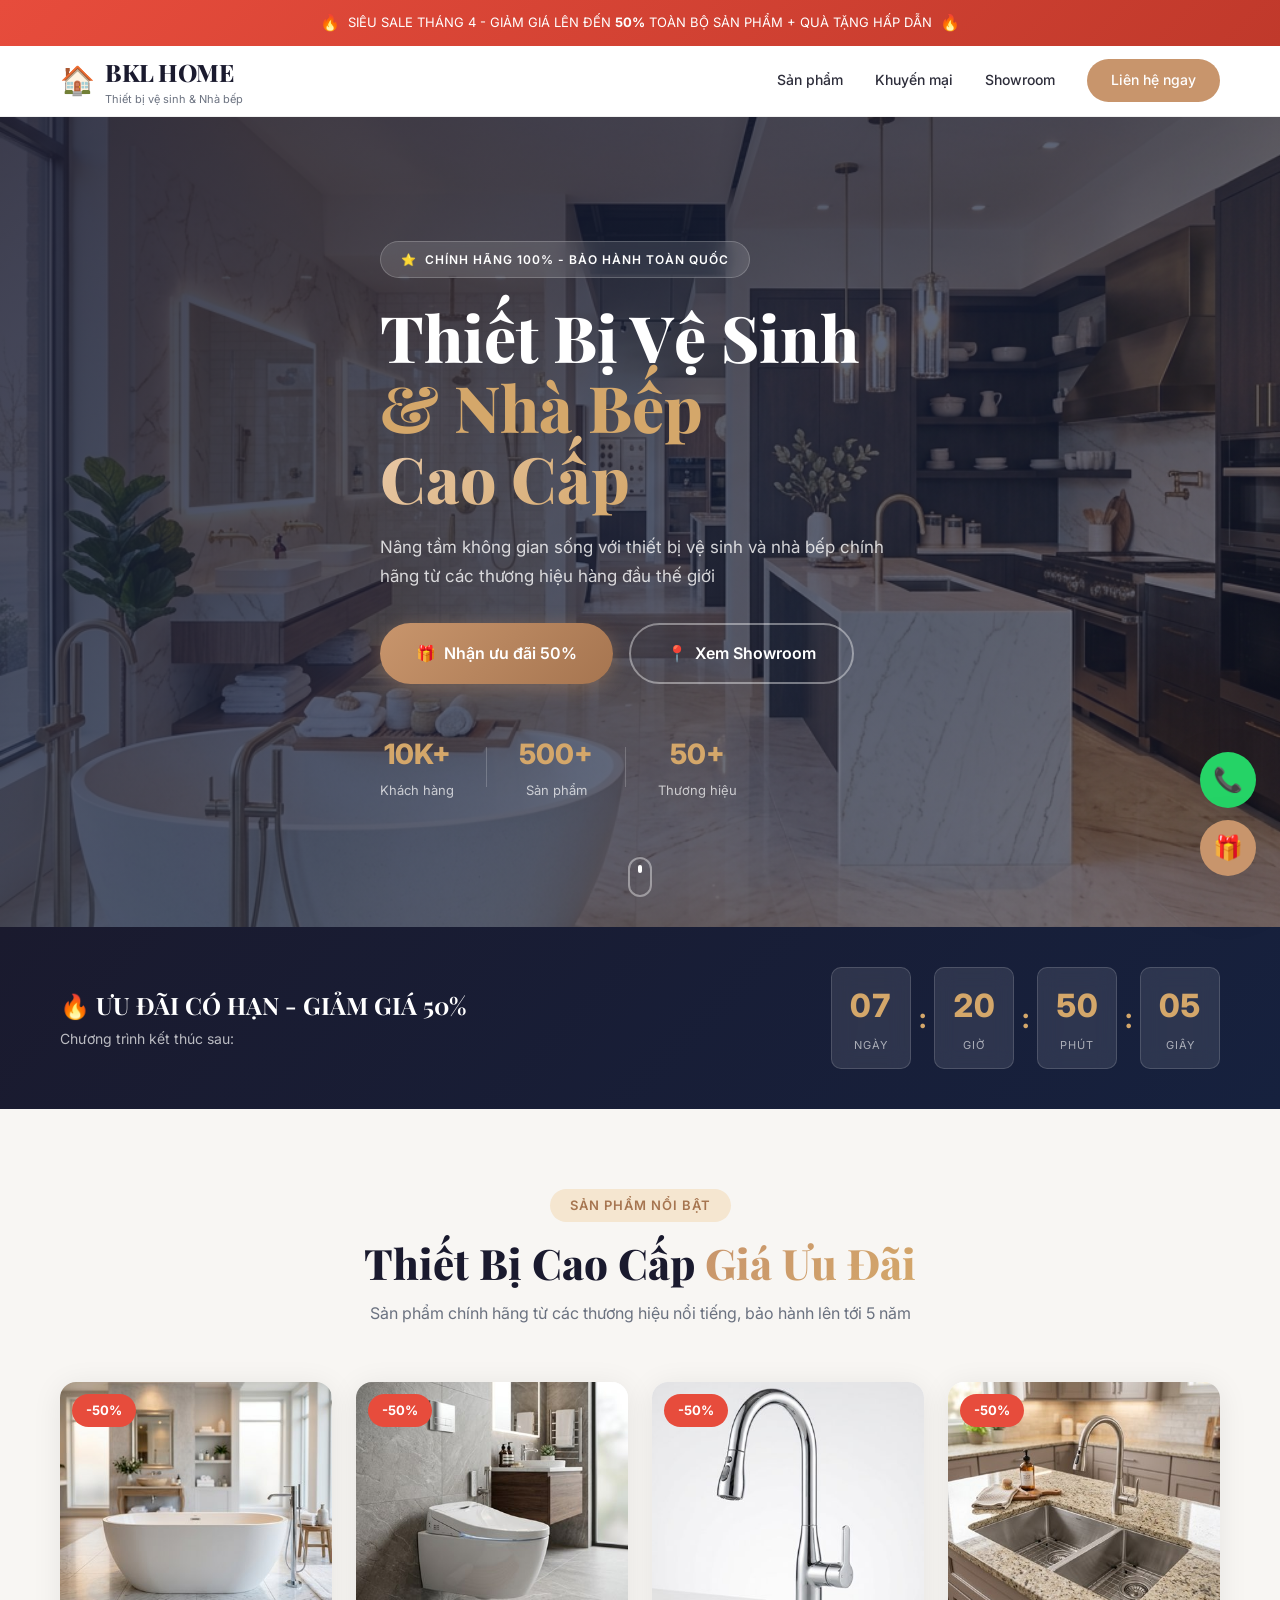
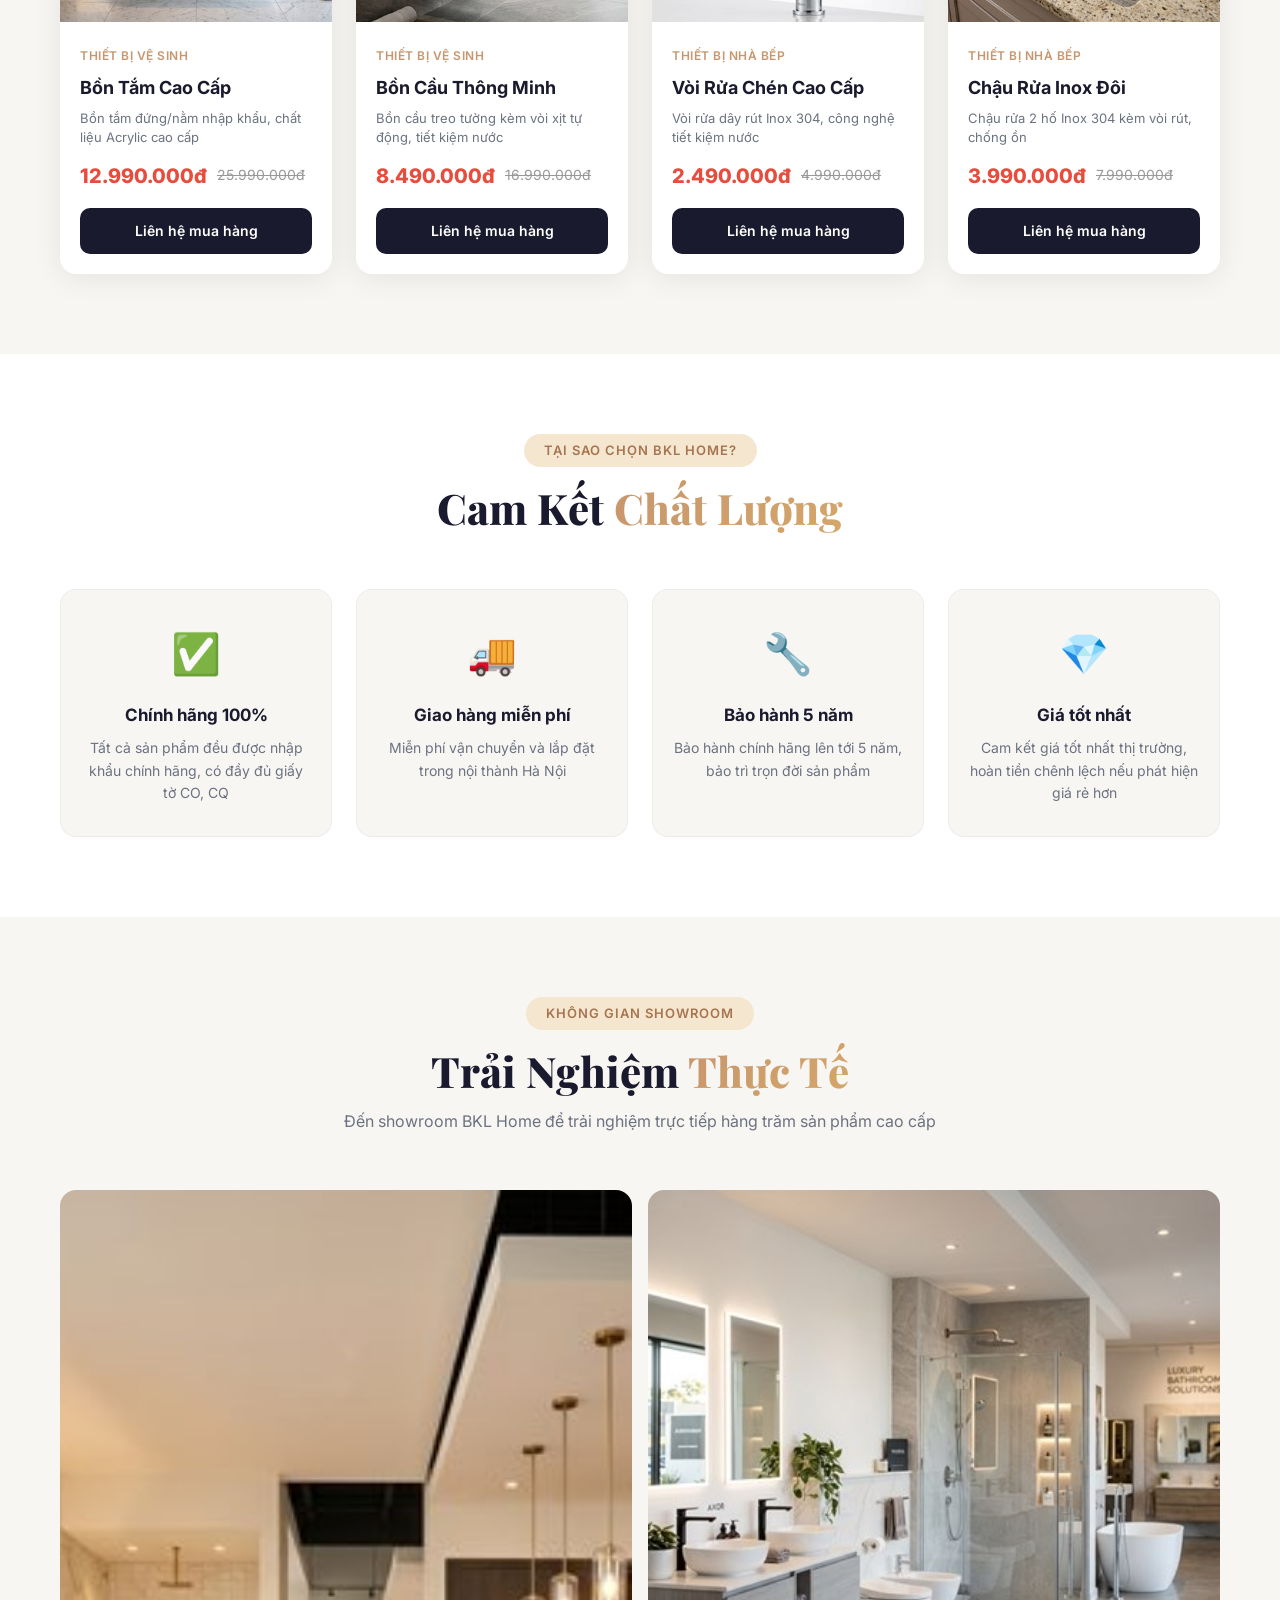
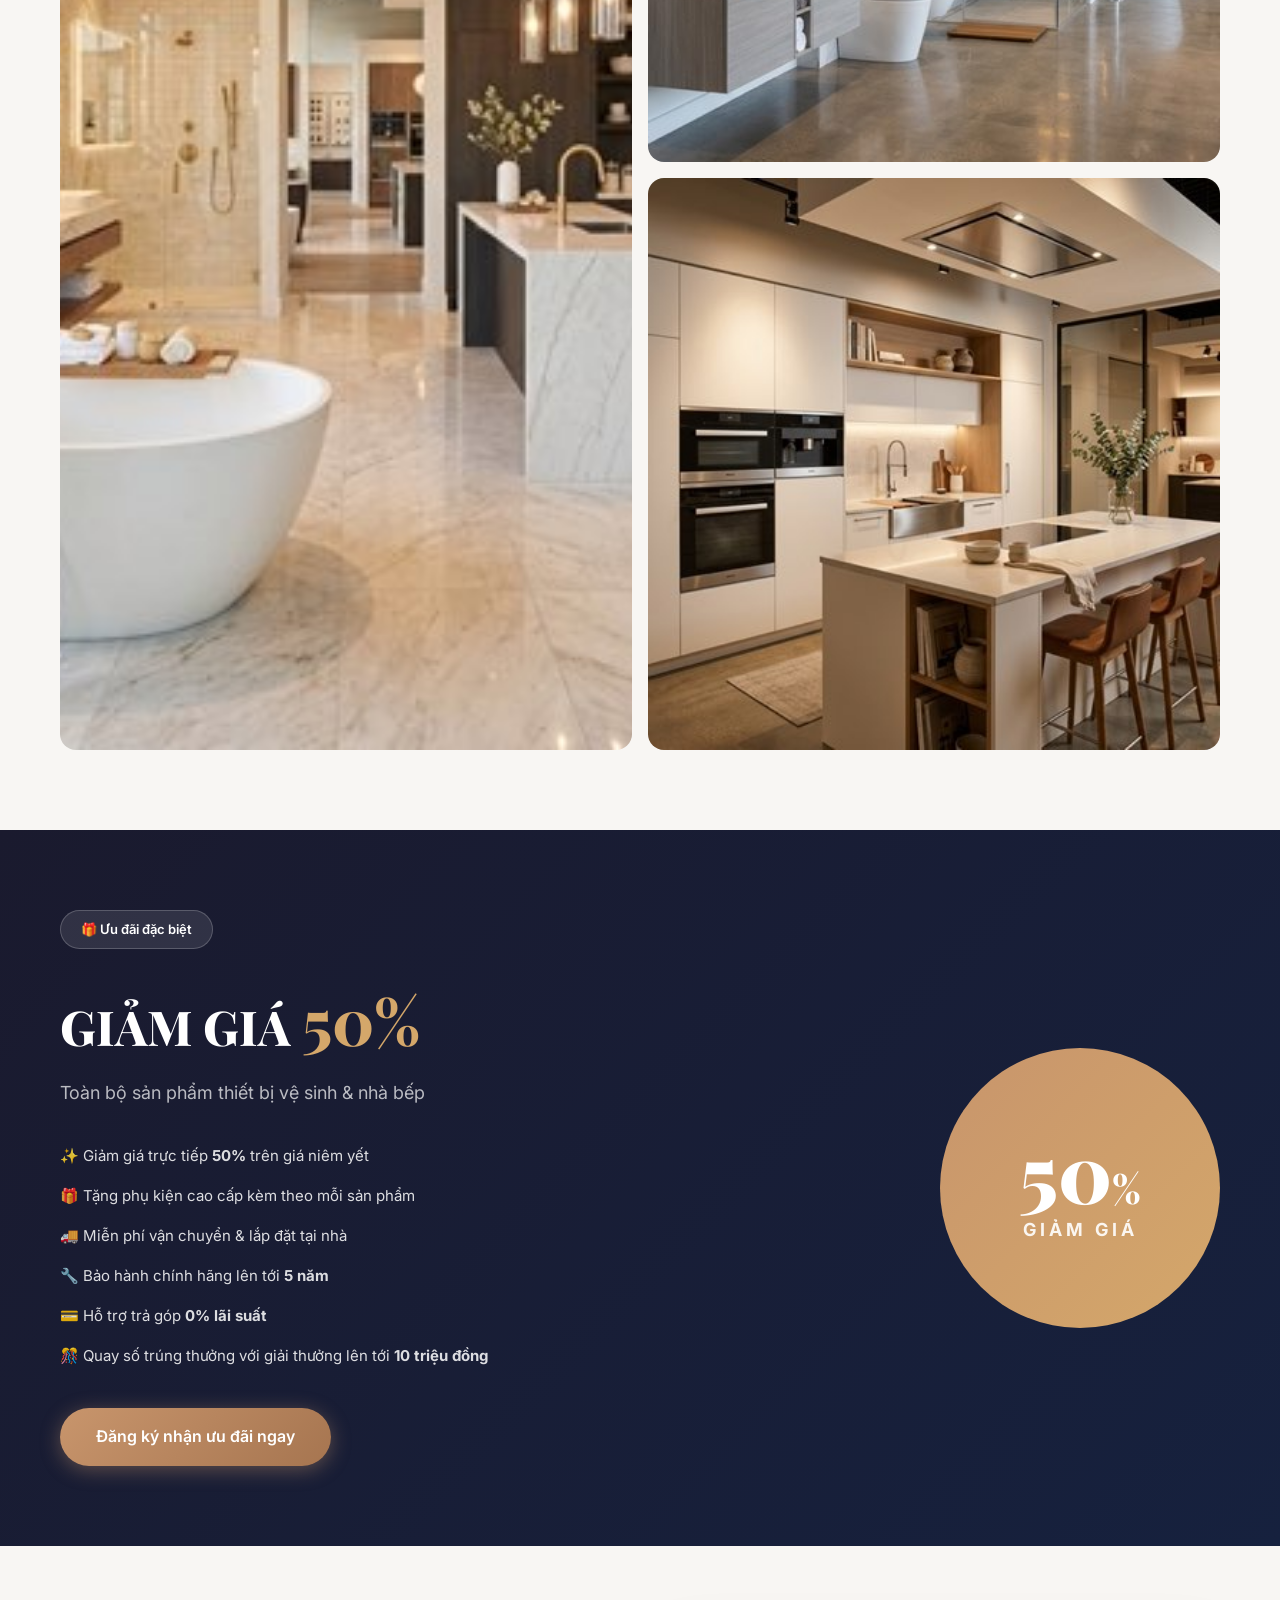
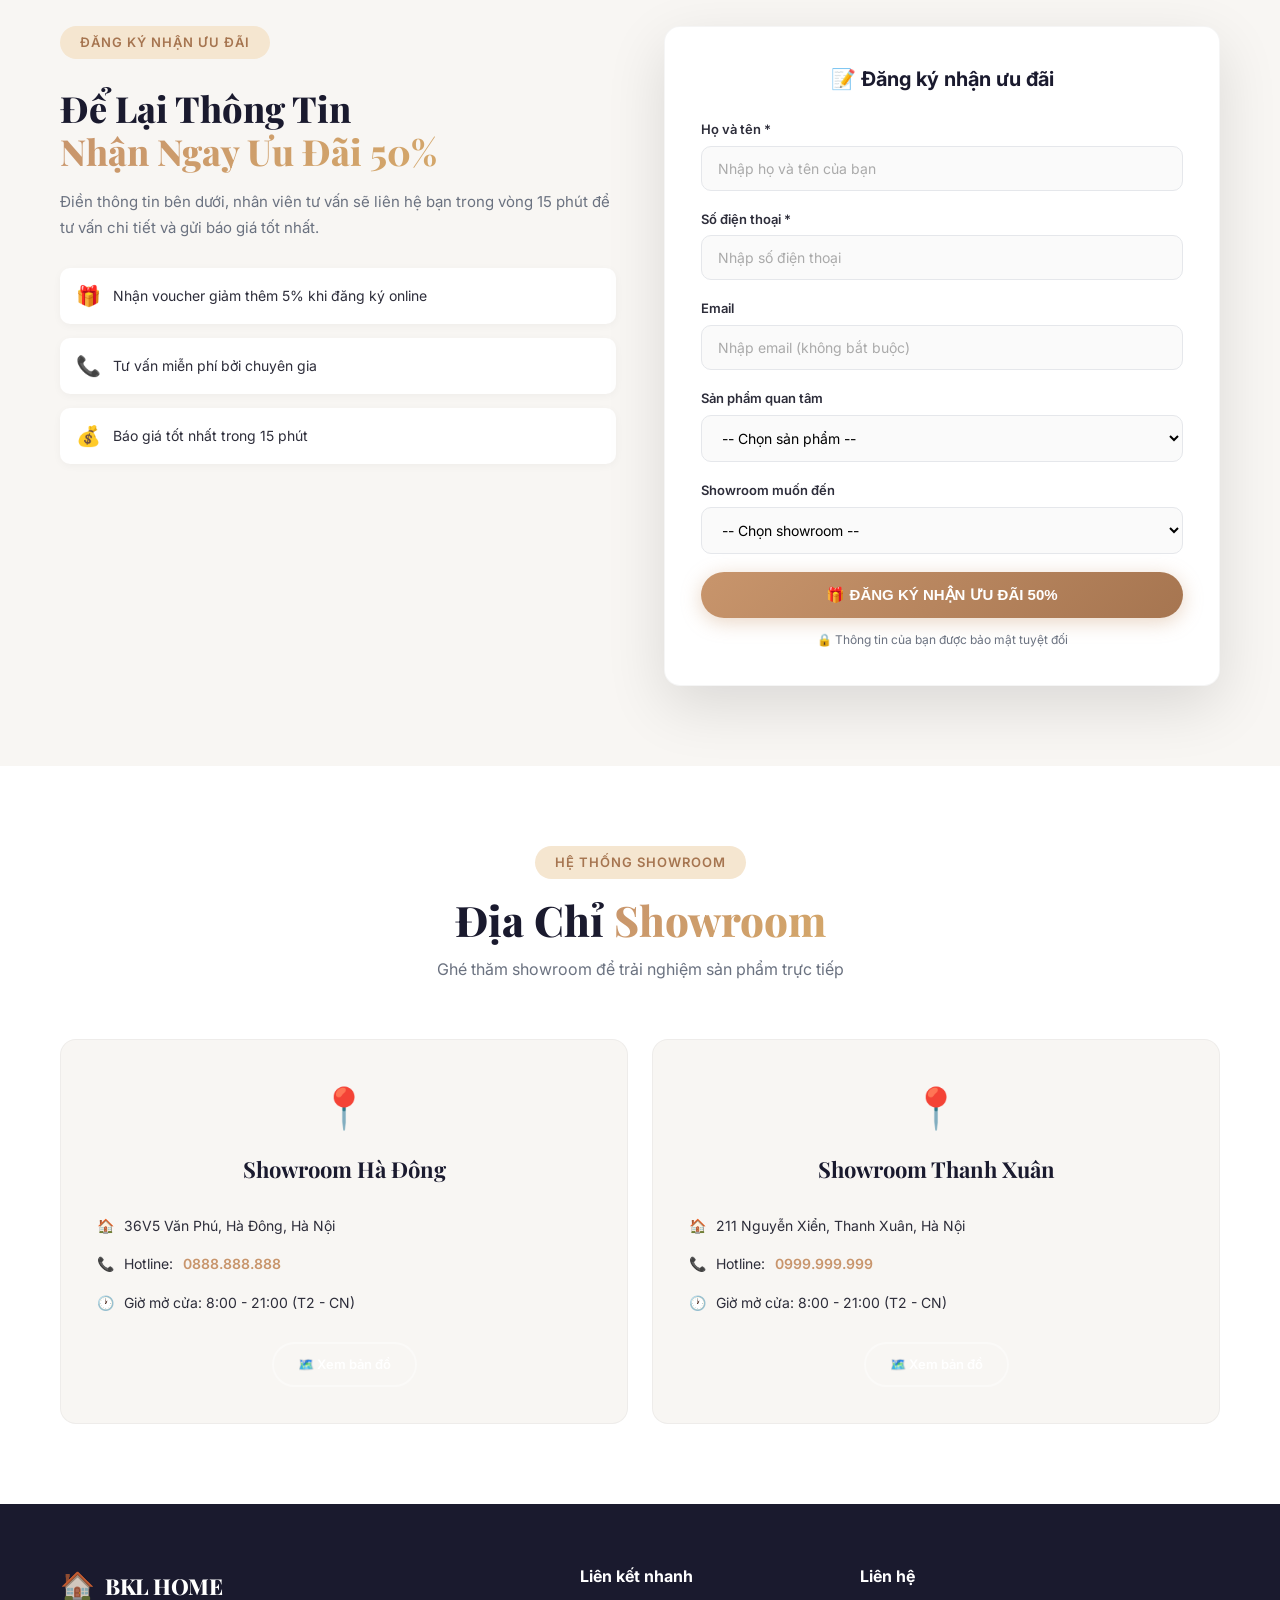
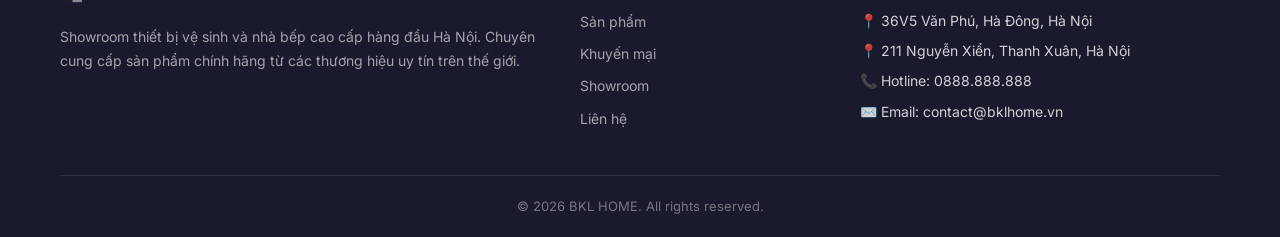
<file: bkl-home-standalone.html>
<!DOCTYPE html>
<html lang="vi">
<head>
    <meta charset="UTF-8">
    <meta name="viewport" content="width=device-width, initial-scale=1.0">
    <title>BKL HOME - Thiết Bị Vệ Sinh & Nhà Bếp Cao Cấp | Giảm Giá 50%</title>
    <meta name="description" content="BKL HOME - Showroom thiết bị vệ sinh và nhà bếp cao cấp. Giảm giá 50% toàn bộ sản phẩm + nhiều quà tặng hấp dẫn. 2 showroom tại Hà Nội.">
    <link rel="preconnect" href="https://fonts.googleapis.com">
    <link rel="preconnect" href="https://fonts.gstatic.com" crossorigin>
    <link href="https://fonts.googleapis.com/css2?family=Inter:wght@300;400;500;600;700;800;900&family=Playfair+Display:wght@400;500;600;700;800&display=swap" rel="stylesheet">
    <style>/* ===== RESET & BASE ===== */
*, *::before, *::after { margin: 0; padding: 0; box-sizing: border-box; }
html { scroll-behavior: smooth; font-size: 16px; }
body { font-family: 'Inter', sans-serif; color: #1a1a2e; background: #fafafa; line-height: 1.6; overflow-x: hidden; }
img { max-width: 100%; height: auto; display: block; }
a { text-decoration: none; color: inherit; }
.container { max-width: 1200px; margin: 0 auto; padding: 0 20px; }

/* ===== COLORS & VARIABLES ===== */
:root {
  --primary: #c8956c; --primary-dark: #a67550; --primary-light: #e8c9a8;
  --dark: #1a1a2e; --dark-2: #16213e; --accent: #e74c3c;
  --gold: #d4a76a; --gold-light: #f5e6d0;
  --text: #2d2d3a; --text-light: #6b7280; --white: #ffffff; --bg: #f8f6f3;
  --radius: 16px; --radius-sm: 10px;
  --shadow: 0 4px 30px rgba(0,0,0,0.08); --shadow-lg: 0 20px 60px rgba(0,0,0,0.12);
  --transition: all 0.3s cubic-bezier(0.4, 0, 0.2, 1);
}

/* ===== TOP BAR ===== */
.top-bar { background: linear-gradient(135deg, var(--accent) 0%, #c0392b 100%); color: white; padding: 10px 0; font-size: 13px; text-align: center; }
.top-bar-content { display: flex; align-items: center; justify-content: center; gap: 8px; flex-wrap: wrap; }
.top-bar-icon { font-size: 16px; animation: pulse 1.5s infinite; }
@keyframes pulse { 0%,100% { transform: scale(1); } 50% { transform: scale(1.2); } }

/* ===== HEADER ===== */
.header { background: rgba(255,255,255,0.95); backdrop-filter: blur(20px); position: sticky; top: 0; z-index: 1000; border-bottom: 1px solid rgba(0,0,0,0.06); transition: var(--transition); }
.header.scrolled { box-shadow: var(--shadow); }
.header-content { display: flex; align-items: center; justify-content: space-between; height: 70px; }
.logo { display: flex; align-items: center; gap: 10px; }
.logo-icon { font-size: 28px; }
.logo-name { font-family: 'Playfair Display', serif; font-size: 24px; font-weight: 800; color: var(--dark); letter-spacing: -0.5px; }
.logo-tagline { font-size: 11px; color: var(--text-light); display: block; }
.nav { display: flex; align-items: center; gap: 32px; }
.nav-link { font-size: 14px; font-weight: 500; color: var(--text); transition: var(--transition); position: relative; }
.nav-link:hover { color: var(--primary); }
.nav-link::after { content: ''; position: absolute; bottom: -4px; left: 0; width: 0; height: 2px; background: var(--primary); transition: var(--transition); }
.nav-link:hover::after { width: 100%; }
.nav-cta { background: var(--primary); color: white !important; padding: 10px 24px; border-radius: 50px; }
.nav-cta:hover { background: var(--primary-dark); transform: translateY(-1px); }
.nav-cta::after { display: none; }
.mobile-menu-btn { display: none; flex-direction: column; gap: 5px; background: none; border: none; cursor: pointer; padding: 5px; }
.mobile-menu-btn span { width: 24px; height: 2px; background: var(--dark); transition: var(--transition); }

/* ===== HERO ===== */
.hero { position: relative; min-height: 90vh; display: flex; align-items: center; background: url('images/hero-banner.png') center/cover no-repeat; }
.hero-overlay { position: absolute; inset: 0; background: linear-gradient(135deg, rgba(26,26,46,0.85) 0%, rgba(22,33,62,0.7) 50%, rgba(26,26,46,0.5) 100%); }
.hero .container { position: relative; z-index: 2; }
.hero-content { max-width: 700px; color: white; padding: 40px 0; }
.hero-badge { display: inline-flex; align-items: center; gap: 8px; background: rgba(255,255,255,0.12); backdrop-filter: blur(10px); border: 1px solid rgba(255,255,255,0.2); padding: 8px 20px; border-radius: 50px; font-size: 12px; font-weight: 600; text-transform: uppercase; letter-spacing: 1px; margin-bottom: 24px; }
.hero-title { font-family: 'Playfair Display', serif; font-size: clamp(36px, 6vw, 64px); font-weight: 800; line-height: 1.1; margin-bottom: 20px; }
.hero-highlight { color: var(--gold); }
.hero-accent { background: linear-gradient(135deg, var(--primary-light), var(--gold)); -webkit-background-clip: text; -webkit-text-fill-color: transparent; }
.hero-subtitle { font-size: 17px; color: rgba(255,255,255,0.8); line-height: 1.7; margin-bottom: 32px; max-width: 520px; }
.hero-actions { display: flex; gap: 16px; flex-wrap: wrap; margin-bottom: 48px; }
.hero-stats { display: flex; align-items: center; gap: 32px; }
.stat-item { text-align: center; }
.stat-number { display: block; font-size: 28px; font-weight: 800; color: var(--gold); }
.stat-label { font-size: 13px; color: rgba(255,255,255,0.7); }
.stat-divider { width: 1px; height: 40px; background: rgba(255,255,255,0.2); }
.hero-scroll-indicator { position: absolute; bottom: 30px; left: 50%; transform: translateX(-50%); z-index: 2; }
.scroll-arrow { width: 24px; height: 40px; border: 2px solid rgba(255,255,255,0.4); border-radius: 12px; position: relative; }
.scroll-arrow::after { content: ''; position: absolute; top: 6px; left: 50%; transform: translateX(-50%); width: 4px; height: 8px; background: white; border-radius: 2px; animation: scrollDown 1.5s infinite; }
@keyframes scrollDown { 0% { opacity: 1; top: 6px; } 100% { opacity: 0; top: 20px; } }

/* ===== BUTTONS ===== */
.btn { display: inline-flex; align-items: center; justify-content: center; gap: 8px; padding: 14px 32px; border-radius: 50px; font-size: 15px; font-weight: 600; cursor: pointer; transition: var(--transition); border: none; text-align: center; }
.btn-primary { background: linear-gradient(135deg, var(--primary), var(--primary-dark)); color: white; box-shadow: 0 4px 20px rgba(200,149,108,0.4); }
.btn-primary:hover { transform: translateY(-2px); box-shadow: 0 8px 30px rgba(200,149,108,0.5); }
.btn-outline { border: 2px solid rgba(255,255,255,0.4); color: white; background: transparent; }
.btn-outline:hover { background: rgba(255,255,255,0.1); border-color: white; }
.btn-lg { padding: 16px 36px; font-size: 16px; }
.btn-sm { padding: 10px 24px; font-size: 13px; }
.btn-block { width: 100%; }
.btn-product { background: var(--dark); color: white; border-radius: var(--radius-sm); width: 100%; padding: 12px; font-size: 14px; }
.btn-product:hover { background: var(--primary); }

/* ===== COUNTDOWN ===== */
.countdown-section { background: linear-gradient(135deg, var(--dark) 0%, var(--dark-2) 100%); padding: 40px 0; }
.countdown-wrapper { display: flex; align-items: center; justify-content: space-between; flex-wrap: wrap; gap: 24px; }
.countdown-title { font-family: 'Playfair Display', serif; font-size: 24px; color: white; margin-bottom: 4px; }
.countdown-subtitle { color: rgba(255,255,255,0.7); font-size: 14px; }
.countdown-timer { display: flex; align-items: center; gap: 8px; }
.time-block { background: rgba(255,255,255,0.1); backdrop-filter: blur(10px); border: 1px solid rgba(255,255,255,0.15); border-radius: var(--radius-sm); padding: 12px 18px; text-align: center; min-width: 70px; }
.time-number { display: block; font-size: 32px; font-weight: 800; color: var(--gold); font-variant-numeric: tabular-nums; }
.time-label { font-size: 11px; color: rgba(255,255,255,0.6); text-transform: uppercase; letter-spacing: 1px; }
.time-separator { font-size: 28px; font-weight: 700; color: var(--gold); }

/* ===== SECTION HEADERS ===== */
.section-header { text-align: center; margin-bottom: 56px; }
.section-tag { display: inline-block; background: var(--gold-light); color: var(--primary-dark); padding: 6px 20px; border-radius: 50px; font-size: 13px; font-weight: 600; text-transform: uppercase; letter-spacing: 1px; margin-bottom: 16px; }
.section-title { font-family: 'Playfair Display', serif; font-size: clamp(28px, 4vw, 42px); font-weight: 800; color: var(--dark); line-height: 1.2; }
.text-gradient { background: linear-gradient(135deg, var(--primary), var(--gold)); -webkit-background-clip: text; -webkit-text-fill-color: transparent; }
.section-subtitle { font-size: 16px; color: var(--text-light); margin-top: 12px; max-width: 600px; margin-left: auto; margin-right: auto; }

/* ===== PRODUCTS ===== */
.products { padding: 80px 0; background: var(--bg); }
.products-grid { display: grid; grid-template-columns: repeat(4, 1fr); gap: 24px; }
.product-card { background: white; border-radius: var(--radius); overflow: hidden; box-shadow: var(--shadow); transition: var(--transition); position: relative; }
.product-card:hover { transform: translateY(-8px); box-shadow: var(--shadow-lg); }
.product-badge { position: absolute; top: 12px; left: 12px; background: var(--accent); color: white; padding: 6px 14px; border-radius: 50px; font-size: 13px; font-weight: 700; z-index: 5; }
.product-image { height: 240px; overflow: hidden; background: #f0ece6; }
.product-image img { width: 100%; height: 100%; object-fit: cover; transition: transform 0.5s ease; }
.product-card:hover .product-image img { transform: scale(1.08); }
.product-info { padding: 20px; }
.product-category { font-size: 12px; color: var(--primary); font-weight: 600; text-transform: uppercase; letter-spacing: 0.5px; }
.product-name { font-size: 18px; font-weight: 700; margin: 6px 0; color: var(--dark); }
.product-desc { font-size: 13px; color: var(--text-light); margin-bottom: 12px; line-height: 1.5; }
.product-pricing { display: flex; align-items: center; gap: 10px; margin-bottom: 16px; }
.price-current { font-size: 20px; font-weight: 800; color: var(--accent); }
.price-original { font-size: 14px; color: #999; text-decoration: line-through; }

/* ===== FEATURES ===== */
.features { padding: 80px 0; background: white; }
.features-grid { display: grid; grid-template-columns: repeat(4, 1fr); gap: 24px; }
.feature-card { text-align: center; padding: 32px 20px; border-radius: var(--radius); background: var(--bg); border: 1px solid rgba(0,0,0,0.04); transition: var(--transition); }
.feature-card:hover { transform: translateY(-4px); box-shadow: var(--shadow); border-color: var(--primary-light); }
.feature-icon { font-size: 40px; margin-bottom: 16px; }
.feature-title { font-size: 17px; font-weight: 700; margin-bottom: 8px; color: var(--dark); }
.feature-desc { font-size: 14px; color: var(--text-light); line-height: 1.6; }

/* ===== GALLERY ===== */
.gallery { padding: 80px 0; background: var(--bg); }
.gallery-grid { display: grid; grid-template-columns: 1fr 1fr; grid-template-rows: auto auto; gap: 16px; }
.gallery-item { border-radius: var(--radius); overflow: hidden; position: relative; cursor: pointer; }
.gallery-large { grid-row: span 2; }
.gallery-item img { width: 100%; height: 100%; object-fit: cover; transition: transform 0.6s ease; min-height: 250px; }
.gallery-item:hover img { transform: scale(1.05); }
.gallery-overlay { position: absolute; inset: 0; background: linear-gradient(to top, rgba(0,0,0,0.6) 0%, transparent 50%); display: flex; align-items: flex-end; padding: 24px; opacity: 0; transition: var(--transition); }
.gallery-item:hover .gallery-overlay { opacity: 1; }
.gallery-overlay span { color: white; font-size: 18px; font-weight: 600; }

/* ===== PROMO DETAILS ===== */
.promo-details { padding: 80px 0; background: linear-gradient(135deg, var(--dark) 0%, var(--dark-2) 100%); color: white; }
.promo-wrapper { display: flex; align-items: center; gap: 60px; }
.promo-content { flex: 1; }
.promo-badge { display: inline-block; background: rgba(255,255,255,0.1); border: 1px solid rgba(255,255,255,0.2); padding: 8px 20px; border-radius: 50px; font-size: 13px; font-weight: 600; margin-bottom: 20px; }
.promo-title { font-family: 'Playfair Display', serif; font-size: 48px; font-weight: 800; margin-bottom: 8px; }
.promo-percent { color: var(--gold); font-size: 64px; }
.promo-subtitle { color: rgba(255,255,255,0.7); font-size: 18px; margin-bottom: 28px; }
.promo-list { list-style: none; margin-bottom: 32px; }
.promo-list li { padding: 8px 0; font-size: 15px; color: rgba(255,255,255,0.85); line-height: 1.6; }
.promo-visual { flex-shrink: 0; }
.promo-circle { width: 280px; height: 280px; border-radius: 50%; background: linear-gradient(135deg, var(--primary), var(--gold)); display: flex; align-items: center; justify-content: center; animation: float 3s ease-in-out infinite; }
.promo-circle-inner { text-align: center; }
.promo-big-number { font-family: 'Playfair Display', serif; font-size: 80px; font-weight: 900; color: white; line-height: 1; }
.promo-percent-sign { font-size: 40px; }
.promo-off { display: block; font-size: 18px; font-weight: 700; color: rgba(255,255,255,0.9); letter-spacing: 4px; margin-top: 4px; }
@keyframes float { 0%,100% { transform: translateY(0); } 50% { transform: translateY(-12px); } }

/* ===== CONTACT FORM ===== */
.contact-form { padding: 80px 0; background: var(--bg); }
.form-wrapper { display: grid; grid-template-columns: 1fr 1fr; gap: 48px; align-items: start; }
.form-title { font-family: 'Playfair Display', serif; font-size: 36px; font-weight: 800; color: var(--dark); line-height: 1.2; margin: 12px 0 16px; }
.form-desc { font-size: 15px; color: var(--text-light); margin-bottom: 28px; line-height: 1.7; }
.form-benefits { display: flex; flex-direction: column; gap: 14px; }
.form-benefit-item { display: flex; align-items: center; gap: 12px; font-size: 14px; color: var(--text); padding: 12px 16px; background: white; border-radius: var(--radius-sm); box-shadow: 0 2px 8px rgba(0,0,0,0.04); }
.benefit-icon { font-size: 20px; }
.form-card { background: white; padding: 36px; border-radius: var(--radius); box-shadow: var(--shadow-lg); border: 1px solid rgba(0,0,0,0.04); }
.form-card-title { font-size: 20px; font-weight: 700; margin-bottom: 24px; color: var(--dark); text-align: center; }
.form-group { margin-bottom: 18px; }
.form-group label { display: block; font-size: 13px; font-weight: 600; color: var(--text); margin-bottom: 6px; }
.form-group input, .form-group select { width: 100%; padding: 13px 16px; border: 1.5px solid #e5e7eb; border-radius: var(--radius-sm); font-size: 14px; font-family: 'Inter', sans-serif; transition: var(--transition); background: #fafafa; }
.form-group input:focus, .form-group select:focus { outline: none; border-color: var(--primary); box-shadow: 0 0 0 3px rgba(200,149,108,0.15); background: white; }
.form-group input::placeholder { color: #aaa; }
.form-note { text-align: center; font-size: 12px; color: var(--text-light); margin-top: 12px; }
.form-success { text-align: center; padding: 40px 20px; }
.success-icon { font-size: 48px; margin-bottom: 16px; }
.form-success h3 { font-size: 22px; color: var(--dark); margin-bottom: 8px; }
.form-success p { color: var(--text-light); font-size: 14px; }

/* ===== SHOWROOM ===== */
.showroom { padding: 80px 0; background: white; }
.showroom-grid { display: grid; grid-template-columns: 1fr 1fr; gap: 24px; }
.showroom-card { background: var(--bg); border-radius: var(--radius); padding: 36px; text-align: center; border: 1px solid rgba(0,0,0,0.04); transition: var(--transition); }
.showroom-card:hover { box-shadow: var(--shadow); transform: translateY(-4px); border-color: var(--primary-light); }
.showroom-icon { font-size: 40px; margin-bottom: 12px; }
.showroom-name { font-family: 'Playfair Display', serif; font-size: 22px; font-weight: 700; color: var(--dark); margin-bottom: 20px; }
.showroom-info { text-align: left; margin-bottom: 20px; }
.showroom-info p { display: flex; align-items: flex-start; gap: 10px; padding: 8px 0; font-size: 14px; color: var(--text); }
.info-icon { flex-shrink: 0; }
.showroom-info a { color: var(--primary); font-weight: 600; }

/* ===== FOOTER ===== */
.footer { background: var(--dark); color: rgba(255,255,255,0.8); padding: 60px 0 0; }
.footer-grid { display: grid; grid-template-columns: 2fr 1fr 1.5fr; gap: 40px; padding-bottom: 40px; }
.footer-logo { display: flex; align-items: center; gap: 10px; margin-bottom: 16px; }
.footer-logo .logo-name { color: white; font-family: 'Playfair Display', serif; font-size: 22px; font-weight: 800; }
.footer-desc { font-size: 14px; line-height: 1.7; color: rgba(255,255,255,0.6); }
.footer-links h4, .footer-contact h4 { font-size: 16px; font-weight: 700; color: white; margin-bottom: 16px; }
.footer-links a { display: block; font-size: 14px; padding: 5px 0; color: rgba(255,255,255,0.6); transition: var(--transition); }
.footer-links a:hover { color: var(--gold); }
.footer-contact p { font-size: 14px; padding: 4px 0; }
.footer-bottom { border-top: 1px solid rgba(255,255,255,0.1); padding: 20px 0; text-align: center; font-size: 13px; color: rgba(255,255,255,0.4); }

/* ===== FLOATING CTA ===== */
.floating-cta { position: fixed; bottom: 24px; right: 24px; display: flex; flex-direction: column; gap: 12px; z-index: 999; }
.float-btn { width: 56px; height: 56px; border-radius: 50%; display: flex; align-items: center; justify-content: center; font-size: 24px; box-shadow: var(--shadow-lg); transition: var(--transition); }
.float-btn:hover { transform: scale(1.1); }
.float-phone { background: #25d366; color: white; }
.float-form { background: var(--primary); color: white; animation: float 2s ease-in-out infinite; }

/* ===== ANIMATIONS ===== */
.animate-fade-in { animation: fadeIn 0.8s ease-out; }
.animate-fade-in-up { animation: fadeInUp 0.8s ease-out; }
@keyframes fadeIn { from { opacity: 0; } to { opacity: 1; } }
@keyframes fadeInUp { from { opacity: 0; transform: translateY(20px); } to { opacity: 1; transform: translateY(0); } }

/* ===== RESPONSIVE ===== */
@media (max-width: 1024px) {
  .products-grid { grid-template-columns: repeat(2, 1fr); }
  .features-grid { grid-template-columns: repeat(2, 1fr); }
  .promo-wrapper { flex-direction: column; text-align: center; }
  .promo-list { text-align: left; }
}
@media (max-width: 768px) {
  .nav { display: none; position: fixed; top: 70px; left: 0; right: 0; background: white; flex-direction: column; padding: 20px; gap: 0; box-shadow: var(--shadow-lg); border-top: 1px solid #eee; }
  .nav.active { display: flex; }
  .nav-link { padding: 14px 0; border-bottom: 1px solid #f0f0f0; width: 100%; }
  .nav-cta { text-align: center; margin-top: 10px; }
  .mobile-menu-btn { display: flex; }
  .hero { min-height: 80vh; }
  .hero-title { font-size: 32px; }
  .hero-stats { gap: 20px; }
  .stat-number { font-size: 22px; }
  .countdown-wrapper { flex-direction: column; text-align: center; }
  .time-block { min-width: 60px; padding: 10px 14px; }
  .time-number { font-size: 26px; }
  .products-grid { grid-template-columns: 1fr; }
  .features-grid { grid-template-columns: 1fr; }
  .gallery-grid { grid-template-columns: 1fr; }
  .gallery-large { grid-row: span 1; }
  .form-wrapper { grid-template-columns: 1fr; }
  .showroom-grid { grid-template-columns: 1fr; }
  .promo-title { font-size: 32px; }
  .promo-percent { font-size: 48px; }
  .promo-circle { width: 200px; height: 200px; }
  .promo-big-number { font-size: 56px; }
  .footer-grid { grid-template-columns: 1fr; }
  .form-card { padding: 24px; }
}
@media (max-width: 480px) {
  .hero-actions { flex-direction: column; }
  .btn-lg { padding: 14px 28px; font-size: 14px; }
  .top-bar { font-size: 11px; }
}
</style>
</head>
<body>
    <!-- TOP BAR -->
    <div class="top-bar">
        <div class="container">
            <div class="top-bar-content">
                <span class="top-bar-icon">🔥</span>
                <span>SIÊU SALE THÁNG 4 - GIẢM GIÁ LÊN ĐẾN <strong>50%</strong> TOÀN BỘ SẢN PHẨM + QUÀ TẶNG HẤP DẪN</span>
                <span class="top-bar-icon">🔥</span>
            </div>
        </div>
    </div>

    <!-- HEADER -->
    <header class="header" id="header">
        <div class="container">
            <div class="header-content">
                <a href="#" class="logo">
                    <span class="logo-icon">🏠</span>
                    <div class="logo-text">
                        <span class="logo-name">BKL HOME</span>
                        <span class="logo-tagline">Thiết bị vệ sinh & Nhà bếp</span>
                    </div>
                </a>
                <nav class="nav" id="nav">
                    <a href="#products" class="nav-link">Sản phẩm</a>
                    <a href="#promotion" class="nav-link">Khuyến mại</a>
                    <a href="#showroom" class="nav-link">Showroom</a>
                    <a href="#contact" class="nav-link nav-cta">Liên hệ ngay</a>
                </nav>
                <button class="mobile-menu-btn" id="mobileMenuBtn" aria-label="Menu">
                    <span></span><span></span><span></span>
                </button>
            </div>
        </div>
    </header>

    <!-- HERO SECTION -->
    <section class="hero" id="hero">
        <div class="hero-overlay"></div>
        <div class="container">
            <div class="hero-content">
                <div class="hero-badge animate-fade-in">
                    <span class="badge-icon">⭐</span> CHÍNH HÃNG 100% - BẢO HÀNH TOÀN QUỐC
                </div>
                <h1 class="hero-title animate-fade-in-up">
                    Thiết Bị Vệ Sinh<br>
                    <span class="hero-highlight">& Nhà Bếp</span><br>
                    <span class="hero-accent">Cao Cấp</span>
                </h1>
                <p class="hero-subtitle animate-fade-in-up">
                    Nâng tầm không gian sống với thiết bị vệ sinh và nhà bếp chính hãng từ các thương hiệu hàng đầu thế giới
                </p>
                <div class="hero-actions animate-fade-in-up">
                    <a href="#contact" class="btn btn-primary btn-lg">
                        <span>🎁</span> Nhận ưu đãi 50%
                    </a>
                    <a href="#showroom" class="btn btn-outline btn-lg">
                        <span>📍</span> Xem Showroom
                    </a>
                </div>
                <div class="hero-stats animate-fade-in-up">
                    <div class="stat-item">
                        <span class="stat-number">10K+</span>
                        <span class="stat-label">Khách hàng</span>
                    </div>
                    <div class="stat-divider"></div>
                    <div class="stat-item">
                        <span class="stat-number">500+</span>
                        <span class="stat-label">Sản phẩm</span>
                    </div>
                    <div class="stat-divider"></div>
                    <div class="stat-item">
                        <span class="stat-number">50+</span>
                        <span class="stat-label">Thương hiệu</span>
                    </div>
                </div>
            </div>
        </div>
        <div class="hero-scroll-indicator">
            <div class="scroll-arrow"></div>
        </div>
    </section>

    <!-- COUNTDOWN TIMER -->
    <section class="countdown-section" id="promotion">
        <div class="container">
            <div class="countdown-wrapper">
                <div class="countdown-text">
                    <h2 class="countdown-title">🔥 ƯU ĐÃI CÓ HẠN - GIẢM GIÁ 50%</h2>
                    <p class="countdown-subtitle">Chương trình kết thúc sau:</p>
                </div>
                <div class="countdown-timer" id="countdownTimer">
                    <div class="time-block">
                        <span class="time-number" id="days">07</span>
                        <span class="time-label">Ngày</span>
                    </div>
                    <div class="time-separator">:</div>
                    <div class="time-block">
                        <span class="time-number" id="hours">12</span>
                        <span class="time-label">Giờ</span>
                    </div>
                    <div class="time-separator">:</div>
                    <div class="time-block">
                        <span class="time-number" id="minutes">45</span>
                        <span class="time-label">Phút</span>
                    </div>
                    <div class="time-separator">:</div>
                    <div class="time-block">
                        <span class="time-number" id="seconds">30</span>
                        <span class="time-label">Giây</span>
                    </div>
                </div>
            </div>
        </div>
    </section>

    <!-- PRODUCTS SECTION -->
    <section class="products" id="products">
        <div class="container">
            <div class="section-header">
                <span class="section-tag">Sản phẩm nổi bật</span>
                <h2 class="section-title">Thiết Bị Cao Cấp <span class="text-gradient">Giá Ưu Đãi</span></h2>
                <p class="section-subtitle">Sản phẩm chính hãng từ các thương hiệu nổi tiếng, bảo hành lên tới 5 năm</p>
            </div>
            <div class="products-grid">
                <!-- Product 1 -->
                <div class="product-card">
                    <div class="product-badge">-50%</div>
                    <div class="product-image">
                        <img src="[data-uri]" alt="Bồn tắm cao cấp" loading="lazy">
                    </div>
                    <div class="product-info">
                        <span class="product-category">Thiết bị vệ sinh</span>
                        <h3 class="product-name">Bồn Tắm Cao Cấp</h3>
                        <p class="product-desc">Bồn tắm đứng/nằm nhập khẩu, chất liệu Acrylic cao cấp</p>
                        <div class="product-pricing">
                            <span class="price-current">12.990.000đ</span>
                            <span class="price-original">25.990.000đ</span>
                        </div>
                        <a href="#contact" class="btn btn-product">Liên hệ mua hàng</a>
                    </div>
                </div>
                <!-- Product 2 -->
                <div class="product-card">
                    <div class="product-badge">-50%</div>
                    <div class="product-image">
                        <img src="[data-uri]" alt="Bồn cầu thông minh" loading="lazy">
                    </div>
                    <div class="product-info">
                        <span class="product-category">Thiết bị vệ sinh</span>
                        <h3 class="product-name">Bồn Cầu Thông Minh</h3>
                        <p class="product-desc">Bồn cầu treo tường kèm vòi xịt tự động, tiết kiệm nước</p>
                        <div class="product-pricing">
                            <span class="price-current">8.490.000đ</span>
                            <span class="price-original">16.990.000đ</span>
                        </div>
                        <a href="#contact" class="btn btn-product">Liên hệ mua hàng</a>
                    </div>
                </div>
                <!-- Product 3 -->
                <div class="product-card">
                    <div class="product-badge">-50%</div>
                    <div class="product-image">
                        <img src="[data-uri]" alt="Vòi rửa cao cấp" loading="lazy">
                    </div>
                    <div class="product-info">
                        <span class="product-category">Thiết bị nhà bếp</span>
                        <h3 class="product-name">Vòi Rửa Chén Cao Cấp</h3>
                        <p class="product-desc">Vòi rửa dây rút Inox 304, công nghệ tiết kiệm nước</p>
                        <div class="product-pricing">
                            <span class="price-current">2.490.000đ</span>
                            <span class="price-original">4.990.000đ</span>
                        </div>
                        <a href="#contact" class="btn btn-product">Liên hệ mua hàng</a>
                    </div>
                </div>
                <!-- Product 4 -->
                <div class="product-card">
                    <div class="product-badge">-50%</div>
                    <div class="product-image">
                        <img src="[data-uri]" alt="Chậu rửa nhà bếp" loading="lazy">
                    </div>
                    <div class="product-info">
                        <span class="product-category">Thiết bị nhà bếp</span>
                        <h3 class="product-name">Chậu Rửa Inox Đôi</h3>
                        <p class="product-desc">Chậu rửa 2 hố Inox 304 kèm vòi rút, chống ồn</p>
                        <div class="product-pricing">
                            <span class="price-current">3.990.000đ</span>
                            <span class="price-original">7.990.000đ</span>
                        </div>
                        <a href="#contact" class="btn btn-product">Liên hệ mua hàng</a>
                    </div>
                </div>
            </div>
        </div>
    </section>

    <!-- WHY CHOOSE US -->
    <section class="features">
        <div class="container">
            <div class="section-header">
                <span class="section-tag">Tại sao chọn BKL Home?</span>
                <h2 class="section-title">Cam Kết <span class="text-gradient">Chất Lượng</span></h2>
            </div>
            <div class="features-grid">
                <div class="feature-card">
                    <div class="feature-icon">✅</div>
                    <h3 class="feature-title">Chính hãng 100%</h3>
                    <p class="feature-desc">Tất cả sản phẩm đều được nhập khẩu chính hãng, có đầy đủ giấy tờ CO, CQ</p>
                </div>
                <div class="feature-card">
                    <div class="feature-icon">🚚</div>
                    <h3 class="feature-title">Giao hàng miễn phí</h3>
                    <p class="feature-desc">Miễn phí vận chuyển và lắp đặt trong nội thành Hà Nội</p>
                </div>
                <div class="feature-card">
                    <div class="feature-icon">🔧</div>
                    <h3 class="feature-title">Bảo hành 5 năm</h3>
                    <p class="feature-desc">Bảo hành chính hãng lên tới 5 năm, bảo trì trọn đời sản phẩm</p>
                </div>
                <div class="feature-card">
                    <div class="feature-icon">💎</div>
                    <h3 class="feature-title">Giá tốt nhất</h3>
                    <p class="feature-desc">Cam kết giá tốt nhất thị trường, hoàn tiền chênh lệch nếu phát hiện giá rẻ hơn</p>
                </div>
            </div>
        </div>
    </section>

    <!-- GALLERY SECTION -->
    <section class="gallery">
        <div class="container">
            <div class="section-header">
                <span class="section-tag">Không gian showroom</span>
                <h2 class="section-title">Trải Nghiệm <span class="text-gradient">Thực Tế</span></h2>
                <p class="section-subtitle">Đến showroom BKL Home để trải nghiệm trực tiếp hàng trăm sản phẩm cao cấp</p>
            </div>
            <div class="gallery-grid">
                <div class="gallery-item gallery-large">
                    <img src="[data-uri]" alt="Showroom BKL Home" loading="lazy">
                    <div class="gallery-overlay">
                        <span>Showroom BKL Home</span>
                    </div>
                </div>
                <div class="gallery-item">
                    <img src="[data-uri]" alt="Khu vực thiết bị vệ sinh" loading="lazy">
                    <div class="gallery-overlay">
                        <span>Thiết bị vệ sinh</span>
                    </div>
                </div>
                <div class="gallery-item">
                    <img src="[data-uri]" alt="Khu vực nhà bếp" loading="lazy">
                    <div class="gallery-overlay">
                        <span>Thiết bị nhà bếp</span>
                    </div>
                </div>
            </div>
        </div>
    </section>

    <!-- PROMOTION DETAILS -->
    <section class="promo-details">
        <div class="container">
            <div class="promo-wrapper">
                <div class="promo-content">
                    <span class="promo-badge">🎁 Ưu đãi đặc biệt</span>
                    <h2 class="promo-title">GIẢM GIÁ <span class="promo-percent">50%</span></h2>
                    <p class="promo-subtitle">Toàn bộ sản phẩm thiết bị vệ sinh & nhà bếp</p>
                    <ul class="promo-list">
                        <li>✨ Giảm giá trực tiếp <strong>50%</strong> trên giá niêm yết</li>
                        <li>🎁 Tặng phụ kiện cao cấp kèm theo mỗi sản phẩm</li>
                        <li>🚚 Miễn phí vận chuyển & lắp đặt tại nhà</li>
                        <li>🔧 Bảo hành chính hãng lên tới <strong>5 năm</strong></li>
                        <li>💳 Hỗ trợ trả góp <strong>0% lãi suất</strong></li>
                        <li>🎊 Quay số trúng thưởng với giải thưởng lên tới <strong>10 triệu đồng</strong></li>
                    </ul>
                    <a href="#contact" class="btn btn-primary btn-lg">Đăng ký nhận ưu đãi ngay</a>
                </div>
                <div class="promo-visual">
                    <div class="promo-circle">
                        <div class="promo-circle-inner">
                            <span class="promo-big-number">50<span class="promo-percent-sign">%</span></span>
                            <span class="promo-off">GIẢM GIÁ</span>
                        </div>
                    </div>
                </div>
            </div>
        </div>
    </section>

    <!-- CONTACT FORM -->
    <section class="contact-form" id="contact">
        <div class="container">
            <div class="form-wrapper">
                <div class="form-info">
                    <span class="section-tag">Đăng ký nhận ưu đãi</span>
                    <h2 class="form-title">Để Lại Thông Tin<br><span class="text-gradient">Nhận Ngay Ưu Đãi 50%</span></h2>
                    <p class="form-desc">Điền thông tin bên dưới, nhân viên tư vấn sẽ liên hệ bạn trong vòng 15 phút để tư vấn chi tiết và gửi báo giá tốt nhất.</p>
                    <div class="form-benefits">
                        <div class="form-benefit-item">
                            <span class="benefit-icon">🎁</span>
                            <span>Nhận voucher giảm thêm 5% khi đăng ký online</span>
                        </div>
                        <div class="form-benefit-item">
                            <span class="benefit-icon">📞</span>
                            <span>Tư vấn miễn phí bởi chuyên gia</span>
                        </div>
                        <div class="form-benefit-item">
                            <span class="benefit-icon">💰</span>
                            <span>Báo giá tốt nhất trong 15 phút</span>
                        </div>
                    </div>
                </div>
                <div class="form-card">
                    <h3 class="form-card-title">📝 Đăng ký nhận ưu đãi</h3>
                    <form id="leadForm" onsubmit="handleFormSubmit(event)">
                        <div class="form-group">
                            <label for="fullName">Họ và tên *</label>
                            <input type="text" id="fullName" name="fullName" placeholder="Nhập họ và tên của bạn" required>
                        </div>
                        <div class="form-group">
                            <label for="phone">Số điện thoại *</label>
                            <input type="tel" id="phone" name="phone" placeholder="Nhập số điện thoại" required>
                        </div>
                        <div class="form-group">
                            <label for="email">Email</label>
                            <input type="email" id="email" name="email" placeholder="Nhập email (không bắt buộc)">
                        </div>
                        <div class="form-group">
                            <label for="interest">Sản phẩm quan tâm</label>
                            <select id="interest" name="interest">
                                <option value="">-- Chọn sản phẩm --</option>
                                <option value="ve-sinh">Thiết bị vệ sinh</option>
                                <option value="nha-bep">Thiết bị nhà bếp</option>
                                <option value="ca-hai">Cả hai</option>
                                <option value="khac">Khác</option>
                            </select>
                        </div>
                        <div class="form-group">
                            <label for="showroom">Showroom muốn đến</label>
                            <select id="showroom" name="showroom">
                                <option value="">-- Chọn showroom --</option>
                                <option value="ha-dong">36V5 Văn Phú, Hà Đông</option>
                                <option value="thanh-xuan">211 Nguyễn Xiển, Thanh Xuân</option>
                            </select>
                        </div>
                        <button type="submit" class="btn btn-primary btn-block" id="submitBtn">
                            🎁 ĐĂNG KÝ NHẬN ƯU ĐÃI 50%
                        </button>
                        <p class="form-note">🔒 Thông tin của bạn được bảo mật tuyệt đối</p>
                    </form>
                    <div id="formSuccess" class="form-success" style="display:none;">
                        <div class="success-icon">✅</div>
                        <h3>Đăng ký thành công!</h3>
                        <p>Cảm ơn bạn đã đăng ký. Nhân viên BKL Home sẽ liên hệ bạn trong vòng 15 phút.</p>
                    </div>
                </div>
            </div>
        </div>
    </section>

    <!-- SHOWROOM SECTION -->
    <section class="showroom" id="showroom">
        <div class="container">
            <div class="section-header">
                <span class="section-tag">Hệ thống showroom</span>
                <h2 class="section-title">Địa Chỉ <span class="text-gradient">Showroom</span></h2>
                <p class="section-subtitle">Ghé thăm showroom để trải nghiệm sản phẩm trực tiếp</p>
            </div>
            <div class="showroom-grid">
                <div class="showroom-card">
                    <div class="showroom-icon">📍</div>
                    <h3 class="showroom-name">Showroom Hà Đông</h3>
                    <div class="showroom-info">
                        <p class="showroom-address">
                            <span class="info-icon">🏠</span>
                            36V5 Văn Phú, Hà Đông, Hà Nội
                        </p>
                        <p class="showroom-phone">
                            <span class="info-icon">📞</span>
                            Hotline: <a href="tel:0888888888">0888.888.888</a>
                        </p>
                        <p class="showroom-hours">
                            <span class="info-icon">🕐</span>
                            Giờ mở cửa: 8:00 - 21:00 (T2 - CN)
                        </p>
                    </div>
                    <a href="https://maps.google.com/?q=36V5+Van+Phu+Ha+Dong+Ha+Noi" target="_blank" class="btn btn-outline btn-sm">
                        🗺️ Xem bản đồ
                    </a>
                </div>
                <div class="showroom-card">
                    <div class="showroom-icon">📍</div>
                    <h3 class="showroom-name">Showroom Thanh Xuân</h3>
                    <div class="showroom-info">
                        <p class="showroom-address">
                            <span class="info-icon">🏠</span>
                            211 Nguyễn Xiển, Thanh Xuân, Hà Nội
                        </p>
                        <p class="showroom-phone">
                            <span class="info-icon">📞</span>
                            Hotline: <a href="tel:0999999999">0999.999.999</a>
                        </p>
                        <p class="showroom-hours">
                            <span class="info-icon">🕐</span>
                            Giờ mở cửa: 8:00 - 21:00 (T2 - CN)
                        </p>
                    </div>
                    <a href="https://maps.google.com/?q=211+Nguyen+Xien+Thanh+Xuan+Ha+Noi" target="_blank" class="btn btn-outline btn-sm">
                        🗺️ Xem bản đồ
                    </a>
                </div>
            </div>
        </div>
    </section>

    <!-- FOOTER -->
    <footer class="footer">
        <div class="container">
            <div class="footer-grid">
                <div class="footer-brand">
                    <div class="footer-logo">
                        <span class="logo-icon">🏠</span>
                        <span class="logo-name">BKL HOME</span>
                    </div>
                    <p class="footer-desc">Showroom thiết bị vệ sinh và nhà bếp cao cấp hàng đầu Hà Nội. Chuyên cung cấp sản phẩm chính hãng từ các thương hiệu uy tín trên thế giới.</p>
                </div>
                <div class="footer-links">
                    <h4>Liên kết nhanh</h4>
                    <a href="#products">Sản phẩm</a>
                    <a href="#promotion">Khuyến mại</a>
                    <a href="#showroom">Showroom</a>
                    <a href="#contact">Liên hệ</a>
                </div>
                <div class="footer-contact">
                    <h4>Liên hệ</h4>
                    <p>📍 36V5 Văn Phú, Hà Đông, Hà Nội</p>
                    <p>📍 211 Nguyễn Xiển, Thanh Xuân, Hà Nội</p>
                    <p>📞 Hotline: 0888.888.888</p>
                    <p>✉️ Email: contact@bklhome.vn</p>
                </div>
            </div>
            <div class="footer-bottom">
                <p>© 2026 BKL HOME. All rights reserved.</p>
            </div>
        </div>
    </footer>

    <!-- FLOATING CTA -->
    <div class="floating-cta">
        <a href="tel:0888888888" class="float-btn float-phone" aria-label="Gọi điện">
            📞
        </a>
        <a href="#contact" class="float-btn float-form" aria-label="Đăng ký">
            🎁
        </a>
    </div>

    <script>// ===== COUNTDOWN TIMER =====
function initCountdown() {
    const endDate = new Date();
    endDate.setDate(endDate.getDate() + 7);
    endDate.setHours(23, 59, 59, 0);

    function updateTimer() {
        const now = new Date();
        const diff = endDate - now;
        if (diff <= 0) { endDate.setDate(endDate.getDate() + 7); return; }
        const days = Math.floor(diff / (1000 * 60 * 60 * 24));
        const hours = Math.floor((diff % (1000 * 60 * 60 * 24)) / (1000 * 60 * 60));
        const minutes = Math.floor((diff % (1000 * 60 * 60)) / (1000 * 60));
        const seconds = Math.floor((diff % (1000 * 60)) / 1000);
        document.getElementById('days').textContent = String(days).padStart(2, '0');
        document.getElementById('hours').textContent = String(hours).padStart(2, '0');
        document.getElementById('minutes').textContent = String(minutes).padStart(2, '0');
        document.getElementById('seconds').textContent = String(seconds).padStart(2, '0');
    }
    updateTimer();
    setInterval(updateTimer, 1000);
}

// ===== MOBILE MENU =====
function initMobileMenu() {
    const btn = document.getElementById('mobileMenuBtn');
    const nav = document.getElementById('nav');
    if (!btn || !nav) return;
    btn.addEventListener('click', () => {
        nav.classList.toggle('active');
        btn.classList.toggle('active');
    });
    nav.querySelectorAll('.nav-link').forEach(link => {
        link.addEventListener('click', () => {
            nav.classList.remove('active');
            btn.classList.remove('active');
        });
    });
}

// ===== STICKY HEADER =====
function initStickyHeader() {
    const header = document.getElementById('header');
    if (!header) return;
    window.addEventListener('scroll', () => {
        header.classList.toggle('scrolled', window.scrollY > 50);
    });
}

// ===== SMOOTH SCROLL =====
document.querySelectorAll('a[href^="#"]').forEach(anchor => {
    anchor.addEventListener('click', function (e) {
        e.preventDefault();
        const target = document.querySelector(this.getAttribute('href'));
        if (target) {
            const offset = 80;
            const top = target.getBoundingClientRect().top + window.pageYOffset - offset;
            window.scrollTo({ top, behavior: 'smooth' });
        }
    });
});

// ===== FORM SUBMIT =====
function handleFormSubmit(e) {
    e.preventDefault();
    const form = document.getElementById('leadForm');
    const success = document.getElementById('formSuccess');
    const btn = document.getElementById('submitBtn');
    btn.textContent = '⏳ Đang gửi...';
    btn.disabled = true;
    setTimeout(() => {
        form.style.display = 'none';
        success.style.display = 'block';
    }, 1500);
}

// ===== SCROLL ANIMATIONS =====
function initScrollAnimations() {
    const observer = new IntersectionObserver((entries) => {
        entries.forEach(entry => {
            if (entry.isIntersecting) {
                entry.target.classList.add('animate-visible');
                observer.unobserve(entry.target);
            }
        });
    }, { threshold: 0.1 });
    document.querySelectorAll('.product-card, .feature-card, .showroom-card, .gallery-item').forEach(el => {
        el.style.opacity = '0';
        el.style.transform = 'translateY(30px)';
        el.style.transition = 'all 0.6s ease-out';
        observer.observe(el);
    });
}

// Add CSS class for animations
const style = document.createElement('style');
style.textContent = '.animate-visible { opacity: 1 !important; transform: translateY(0) !important; }';
document.head.appendChild(style);

// ===== INIT =====
document.addEventListener('DOMContentLoaded', () => {
    initCountdown();
    initMobileMenu();
    initStickyHeader();
    initScrollAnimations();
});
</script>
</body>
</html>
</file>
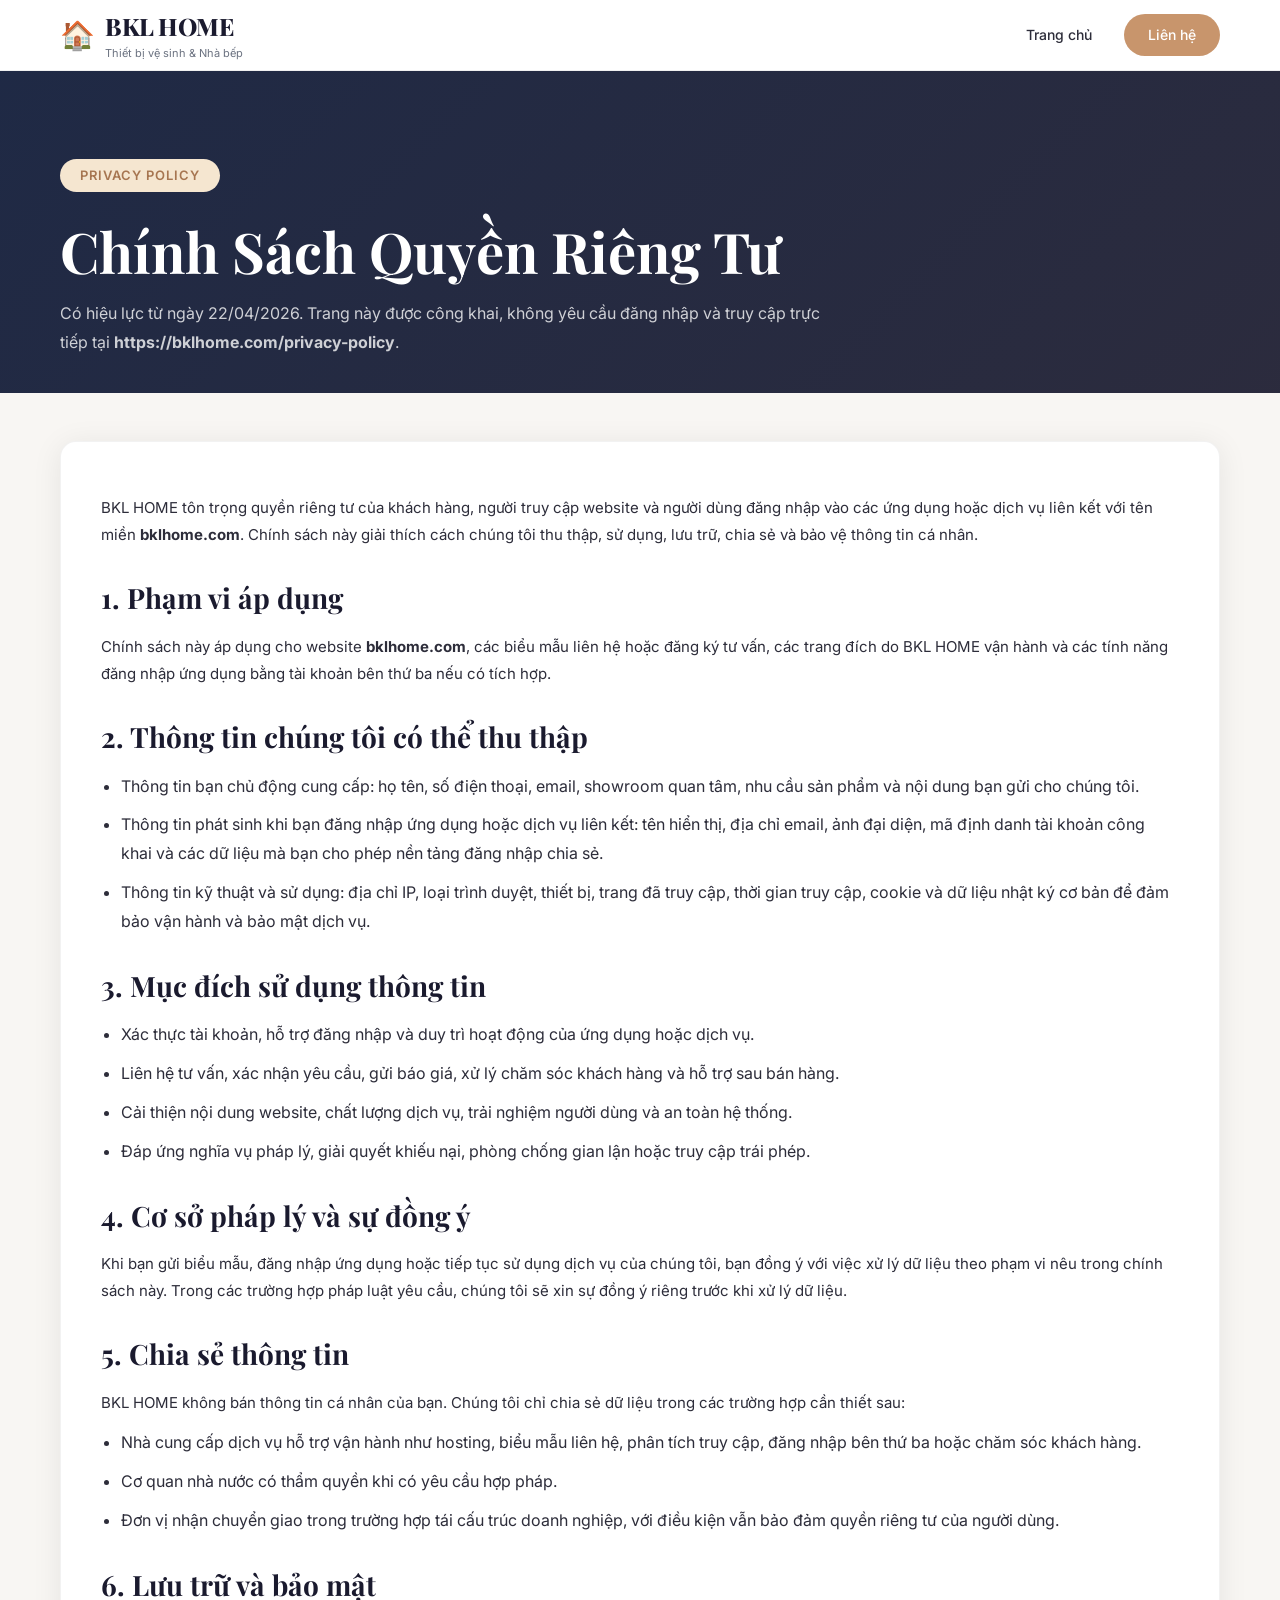
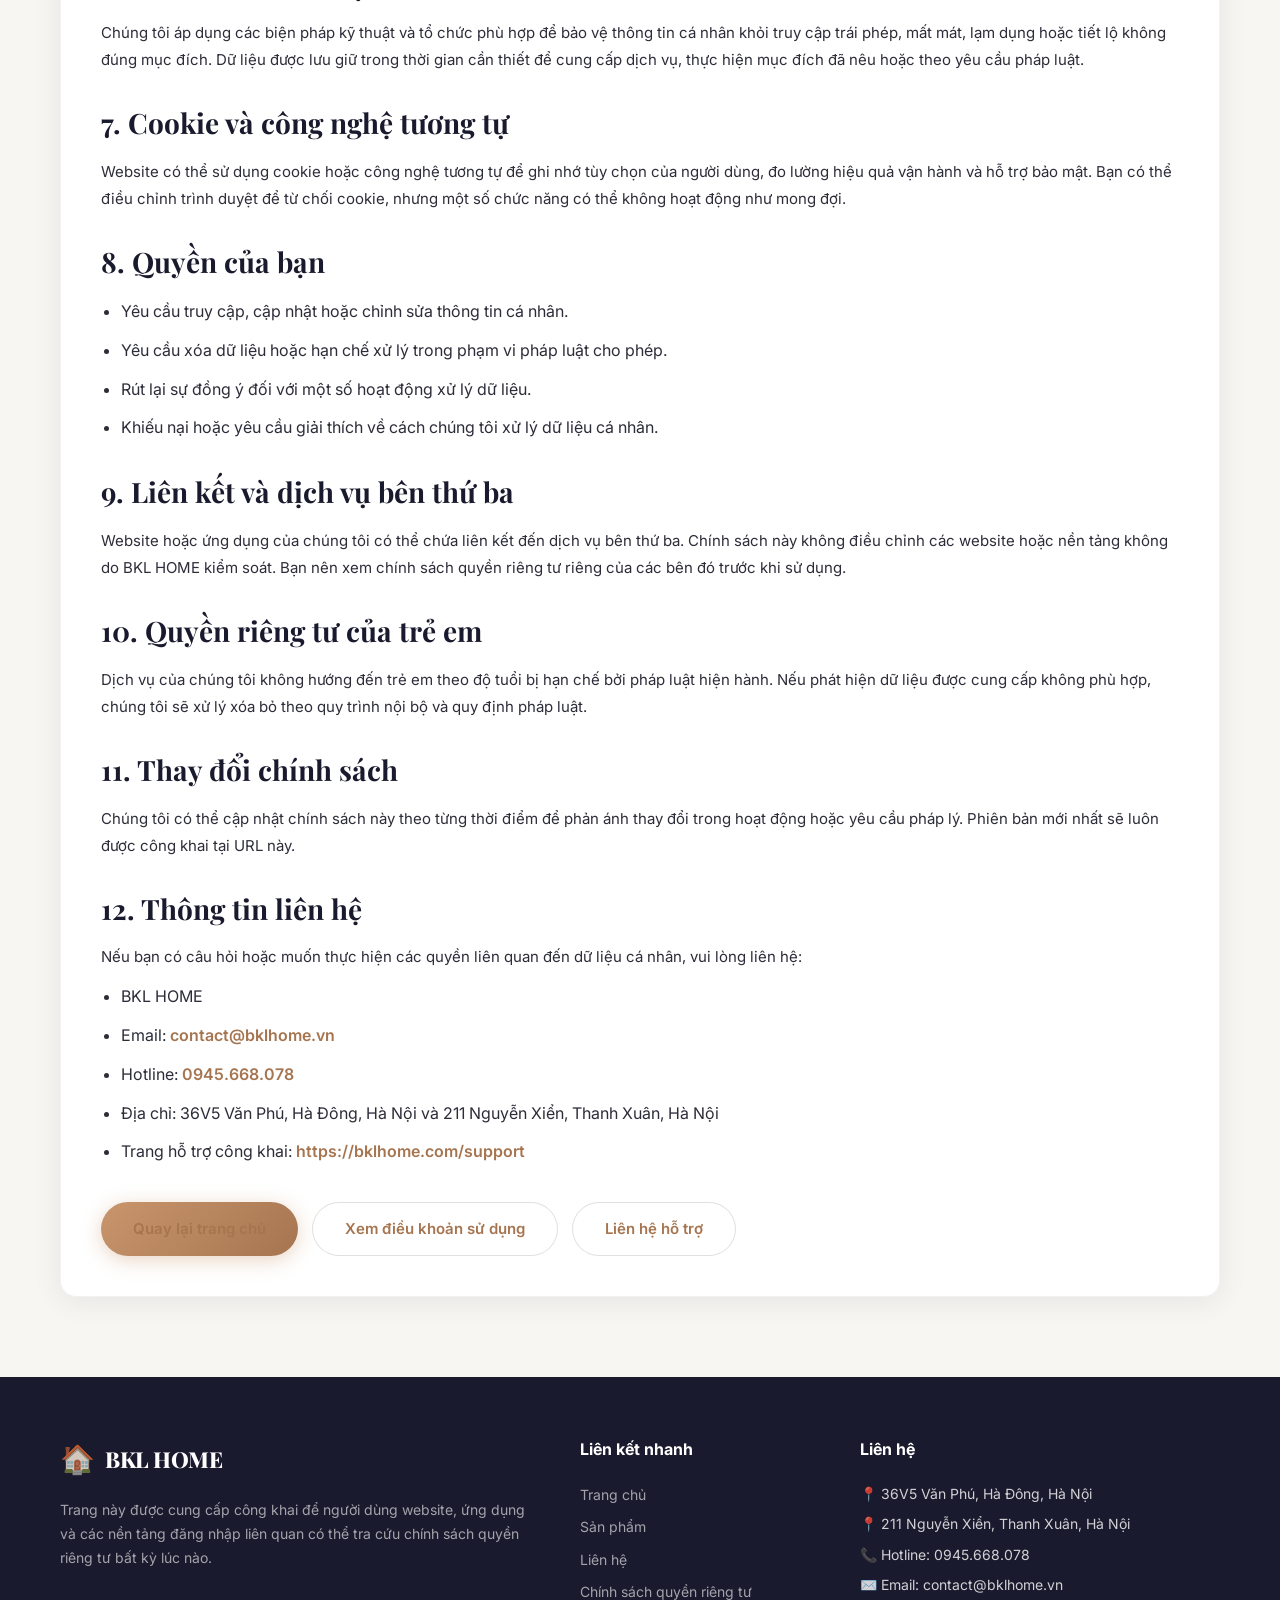
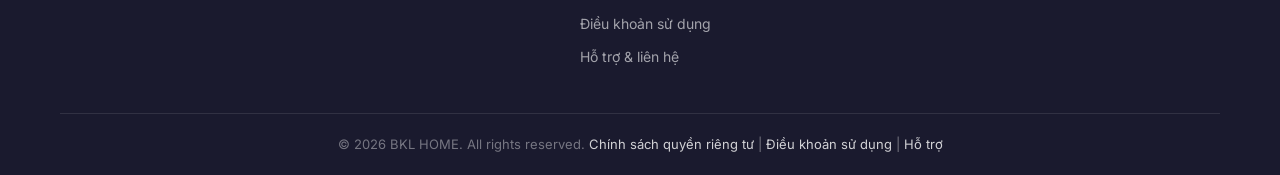
<file: privacy-policy.html>
<!DOCTYPE html>
<html lang="vi">

<head>
    <meta charset="UTF-8">
    <meta name="viewport" content="width=device-width, initial-scale=1.0">
    <title>Chính Sách Quyền Riêng Tư | BKL HOME</title>
    <meta name="description"
        content="Chính sách quyền riêng tư của BKL HOME áp dụng cho website, biểu mẫu liên hệ và các tính năng đăng nhập hoặc ứng dụng liên kết với bklhome.com.">
    <meta name="robots" content="index, follow">
    <meta name="author" content="BKL HOME">
    <meta property="og:type" content="website">
    <meta property="og:url" content="https://bklhome.com/privacy-policy">
    <meta property="og:title" content="Chính Sách Quyền Riêng Tư | BKL HOME">
    <meta property="og:description"
        content="Thông tin về cách BKL HOME thu thập, sử dụng, lưu trữ và bảo vệ dữ liệu cá nhân của khách hàng và người dùng ứng dụng.">
    <link rel="canonical" href="https://bklhome.com/privacy-policy">
    <link rel="icon" type="image/svg+xml"
        href="data:image/svg+xml,<svg xmlns='http://www.w3.org/2000/svg' viewBox='0 0 100 100'><text y='.9em' font-size='90'>🏠</text></svg>">
    <link rel="preconnect" href="https://fonts.googleapis.com">
    <link rel="preconnect" href="https://fonts.gstatic.com" crossorigin>
    <link
        href="https://fonts.googleapis.com/css2?family=Inter:wght@300;400;500;600;700;800;900&family=Playfair+Display:wght@400;500;600;700;800&display=swap"
        rel="stylesheet">
    <link rel="stylesheet" href="style.css">
</head>

<body class="policy-page">
    <header class="header" id="header">
        <div class="container">
            <div class="header-content">
                <a href="/" class="logo">
                    <span class="logo-icon">🏠</span>
                    <div class="logo-text">
                        <span class="logo-name">BKL HOME</span>
                        <span class="logo-tagline">Thiết bị vệ sinh & Nhà bếp</span>
                    </div>
                </a>
                <nav class="nav policy-nav">
                    <a href="/" class="nav-link">Trang chủ</a>
                    <a href="/support" class="nav-link nav-cta">Liên hệ</a>
                </nav>
            </div>
        </div>
    </header>

    <main>
        <section class="policy-hero">
            <div class="container">
                <span class="section-tag">Privacy Policy</span>
                <h1 class="policy-title">Chính Sách Quyền Riêng Tư</h1>
                <p class="policy-subtitle">Có hiệu lực từ ngày 22/04/2026. Trang này được công khai, không yêu cầu đăng
                    nhập và truy cập trực tiếp tại <strong>https://bklhome.com/privacy-policy</strong>.</p>
            </div>
        </section>

        <section class="policy-content">
            <div class="container">
                <article class="policy-card">
                    <p>BKL HOME tôn trọng quyền riêng tư của khách hàng, người truy cập website và người dùng đăng nhập
                        vào các ứng dụng hoặc dịch vụ liên kết với tên miền <strong>bklhome.com</strong>. Chính sách này
                        giải thích cách chúng tôi thu thập, sử dụng, lưu trữ, chia sẻ và bảo vệ thông tin cá nhân.</p>

                    <h2>1. Phạm vi áp dụng</h2>
                    <p>Chính sách này áp dụng cho website <strong>bklhome.com</strong>, các biểu mẫu liên hệ hoặc đăng ký
                        tư vấn, các trang đích do BKL HOME vận hành và các tính năng đăng nhập ứng dụng bằng tài khoản bên
                        thứ ba nếu có tích hợp.</p>

                    <h2>2. Thông tin chúng tôi có thể thu thập</h2>
                    <ul class="policy-list">
                        <li>Thông tin bạn chủ động cung cấp: họ tên, số điện thoại, email, showroom quan tâm, nhu cầu sản
                            phẩm và nội dung bạn gửi cho chúng tôi.</li>
                        <li>Thông tin phát sinh khi bạn đăng nhập ứng dụng hoặc dịch vụ liên kết: tên hiển thị, địa chỉ
                            email, ảnh đại diện, mã định danh tài khoản công khai và các dữ liệu mà bạn cho phép nền tảng
                            đăng nhập chia sẻ.</li>
                        <li>Thông tin kỹ thuật và sử dụng: địa chỉ IP, loại trình duyệt, thiết bị, trang đã truy cập, thời
                            gian truy cập, cookie và dữ liệu nhật ký cơ bản để đảm bảo vận hành và bảo mật dịch vụ.</li>
                    </ul>

                    <h2>3. Mục đích sử dụng thông tin</h2>
                    <ul class="policy-list">
                        <li>Xác thực tài khoản, hỗ trợ đăng nhập và duy trì hoạt động của ứng dụng hoặc dịch vụ.</li>
                        <li>Liên hệ tư vấn, xác nhận yêu cầu, gửi báo giá, xử lý chăm sóc khách hàng và hỗ trợ sau bán
                            hàng.</li>
                        <li>Cải thiện nội dung website, chất lượng dịch vụ, trải nghiệm người dùng và an toàn hệ thống.</li>
                        <li>Đáp ứng nghĩa vụ pháp lý, giải quyết khiếu nại, phòng chống gian lận hoặc truy cập trái phép.
                        </li>
                    </ul>

                    <h2>4. Cơ sở pháp lý và sự đồng ý</h2>
                    <p>Khi bạn gửi biểu mẫu, đăng nhập ứng dụng hoặc tiếp tục sử dụng dịch vụ của chúng tôi, bạn đồng ý với
                        việc xử lý dữ liệu theo phạm vi nêu trong chính sách này. Trong các trường hợp pháp luật yêu cầu,
                        chúng tôi sẽ xin sự đồng ý riêng trước khi xử lý dữ liệu.</p>

                    <h2>5. Chia sẻ thông tin</h2>
                    <p>BKL HOME không bán thông tin cá nhân của bạn. Chúng tôi chỉ chia sẻ dữ liệu trong các trường hợp cần
                        thiết sau:</p>
                    <ul class="policy-list">
                        <li>Nhà cung cấp dịch vụ hỗ trợ vận hành như hosting, biểu mẫu liên hệ, phân tích truy cập, đăng
                            nhập bên thứ ba hoặc chăm sóc khách hàng.</li>
                        <li>Cơ quan nhà nước có thẩm quyền khi có yêu cầu hợp pháp.</li>
                        <li>Đơn vị nhận chuyển giao trong trường hợp tái cấu trúc doanh nghiệp, với điều kiện vẫn bảo đảm
                            quyền riêng tư của người dùng.</li>
                    </ul>

                    <h2>6. Lưu trữ và bảo mật</h2>
                    <p>Chúng tôi áp dụng các biện pháp kỹ thuật và tổ chức phù hợp để bảo vệ thông tin cá nhân khỏi truy cập
                        trái phép, mất mát, lạm dụng hoặc tiết lộ không đúng mục đích. Dữ liệu được lưu giữ trong thời gian
                        cần thiết để cung cấp dịch vụ, thực hiện mục đích đã nêu hoặc theo yêu cầu pháp luật.</p>

                    <h2>7. Cookie và công nghệ tương tự</h2>
                    <p>Website có thể sử dụng cookie hoặc công nghệ tương tự để ghi nhớ tùy chọn của người dùng, đo lường
                        hiệu quả vận hành và hỗ trợ bảo mật. Bạn có thể điều chỉnh trình duyệt để từ chối cookie, nhưng một
                        số chức năng có thể không hoạt động như mong đợi.</p>

                    <h2>8. Quyền của bạn</h2>
                    <ul class="policy-list">
                        <li>Yêu cầu truy cập, cập nhật hoặc chỉnh sửa thông tin cá nhân.</li>
                        <li>Yêu cầu xóa dữ liệu hoặc hạn chế xử lý trong phạm vi pháp luật cho phép.</li>
                        <li>Rút lại sự đồng ý đối với một số hoạt động xử lý dữ liệu.</li>
                        <li>Khiếu nại hoặc yêu cầu giải thích về cách chúng tôi xử lý dữ liệu cá nhân.</li>
                    </ul>

                    <h2>9. Liên kết và dịch vụ bên thứ ba</h2>
                    <p>Website hoặc ứng dụng của chúng tôi có thể chứa liên kết đến dịch vụ bên thứ ba. Chính sách này không
                        điều chỉnh các website hoặc nền tảng không do BKL HOME kiểm soát. Bạn nên xem chính sách quyền riêng
                        tư riêng của các bên đó trước khi sử dụng.</p>

                    <h2>10. Quyền riêng tư của trẻ em</h2>
                    <p>Dịch vụ của chúng tôi không hướng đến trẻ em theo độ tuổi bị hạn chế bởi pháp luật hiện hành. Nếu phát
                        hiện dữ liệu được cung cấp không phù hợp, chúng tôi sẽ xử lý xóa bỏ theo quy trình nội bộ và quy
                        định pháp luật.</p>

                    <h2>11. Thay đổi chính sách</h2>
                    <p>Chúng tôi có thể cập nhật chính sách này theo từng thời điểm để phản ánh thay đổi trong hoạt động hoặc
                        yêu cầu pháp lý. Phiên bản mới nhất sẽ luôn được công khai tại URL này.</p>

                    <h2>12. Thông tin liên hệ</h2>
                    <p>Nếu bạn có câu hỏi hoặc muốn thực hiện các quyền liên quan đến dữ liệu cá nhân, vui lòng liên hệ:</p>
                    <ul class="policy-list">
                        <li>BKL HOME</li>
                        <li>Email: <a href="mailto:contact@bklhome.vn">contact@bklhome.vn</a></li>
                        <li>Hotline: <a href="tel:0945668078">0945.668.078</a></li>
                        <li>Địa chỉ: 36V5 Văn Phú, Hà Đông, Hà Nội và 211 Nguyễn Xiển, Thanh Xuân, Hà Nội</li>
                        <li>Trang hỗ trợ công khai: <a href="https://bklhome.com/support">https://bklhome.com/support</a></li>
                    </ul>

                    <div class="policy-actions">
                        <a href="/" class="btn btn-primary">Quay lại trang chủ</a>
                        <a href="/terms-of-service" class="btn btn-secondary">Xem điều khoản sử dụng</a>
                        <a href="/support" class="btn btn-secondary">Liên hệ hỗ trợ</a>
                    </div>
                </article>
            </div>
        </section>
    </main>

    <footer class="footer">
        <div class="container">
            <div class="footer-grid">
                <div class="footer-brand">
                    <div class="footer-logo">
                        <span class="logo-icon">🏠</span>
                        <span class="logo-name">BKL HOME</span>
                    </div>
                    <p class="footer-desc">Trang này được cung cấp công khai để người dùng website, ứng dụng và các nền tảng
                        đăng nhập liên quan có thể tra cứu chính sách quyền riêng tư bất kỳ lúc nào.</p>
                </div>
                <div class="footer-links">
                    <h4>Liên kết nhanh</h4>
                    <a href="/">Trang chủ</a>
                    <a href="/#products">Sản phẩm</a>
                    <a href="/support">Liên hệ</a>
                    <a href="/privacy-policy">Chính sách quyền riêng tư</a>
                    <a href="/terms-of-service">Điều khoản sử dụng</a>
                    <a href="/support">Hỗ trợ & liên hệ</a>
                </div>
                <div class="footer-contact">
                    <h4>Liên hệ</h4>
                    <p>📍 36V5 Văn Phú, Hà Đông, Hà Nội</p>
                    <p>📍 211 Nguyễn Xiển, Thanh Xuân, Hà Nội</p>
                    <p>📞 Hotline: 0945.668.078</p>
                    <p>✉️ Email: contact@bklhome.vn</p>
                </div>
            </div>
            <div class="footer-bottom">
                <p>© 2026 BKL HOME. All rights reserved. <a href="/privacy-policy">Chính sách quyền riêng tư</a> | <a
                        href="/terms-of-service">Điều khoản sử dụng</a> | <a href="/support">Hỗ trợ</a></p>
            </div>
        </div>
    </footer>

    <script src="script.js"></script>
</body>

</html>
</file>
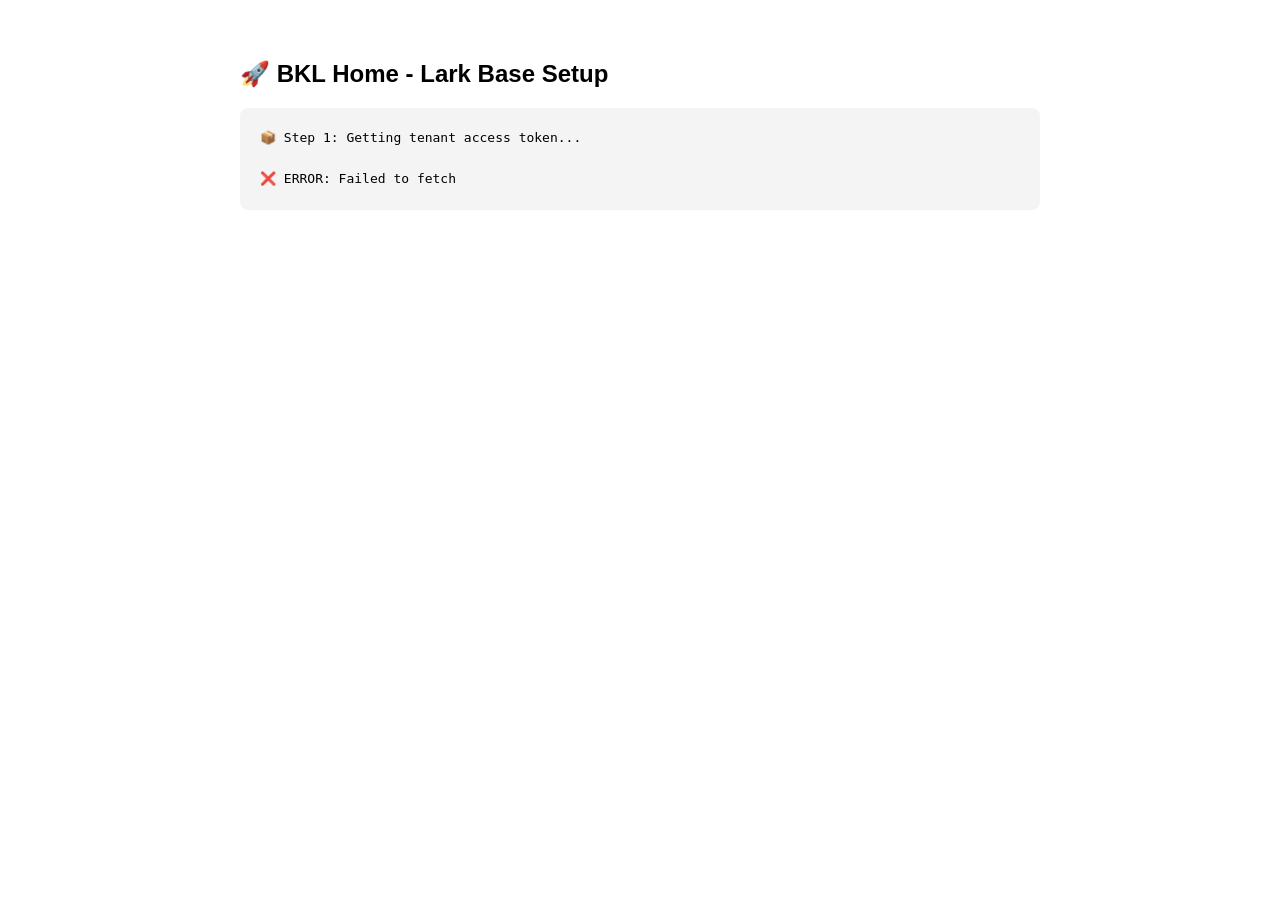
<file: setup-lark-base.html>
<!DOCTYPE html>
<html>
<head><title>Lark Base Setup</title></head>
<body style="font-family: sans-serif; padding: 40px; max-width: 800px; margin: 0 auto;">
  <h2>🚀 BKL Home - Lark Base Setup</h2>
  <pre id="log" style="background: #f4f4f4; padding: 20px; border-radius: 8px; font-size: 13px; line-height: 1.6; white-space: pre-wrap;"></pre>
  <div id="result" style="margin-top: 20px; padding: 20px; background: #e8f5e9; border-radius: 8px; display: none;">
    <h3>✅ Setup Complete!</h3>
    <pre id="config" style="font-size: 13px;"></pre>
  </div>

  <script>
    const APP_ID = 'cli_a96e086194b8deea';
    const APP_SECRET = 'HYjYfDVpnMhzeXlbiRIyJD2qzRhBSrjP';
    const API = 'https://open.larksuite.com/open-apis';

    const logEl = document.getElementById('log');
    const log = (msg) => { logEl.textContent += msg + '\n'; };

    async function setup() {
      try {
        // Step 1: Get token
        log('📦 Step 1: Getting tenant access token...');
        const tokenResp = await fetch(API + '/auth/v3/tenant_access_token/internal', {
          method: 'POST',
          headers: { 'Content-Type': 'application/json' },
          body: JSON.stringify({ app_id: APP_ID, app_secret: APP_SECRET })
        });
        const tokenData = await tokenResp.json();
        if (tokenData.code !== 0) throw new Error('Token error: ' + tokenData.msg);
        const token = tokenData.tenant_access_token;
        log('✅ Token obtained: ' + token.substring(0, 20) + '...');

        const headers = {
          'Authorization': 'Bearer ' + token,
          'Content-Type': 'application/json'
        };

        // Step 2: Create Bitable App
        log('\n📦 Step 2: Creating Lark Base (Bitable)...');
        const baseResp = await fetch(API + '/bitable/v1/apps', {
          method: 'POST',
          headers: headers,
          body: JSON.stringify({ name: 'BKL Home - Leads' })
        });
        const baseData = await baseResp.json();
        log('Base response: ' + JSON.stringify(baseData, null, 2));
        
        if (baseData.code !== 0) throw new Error('Base creation error: ' + baseData.msg);
        
        const appToken = baseData.data.app.app_token;
        log('✅ Bitable created: ' + appToken);

        // Step 3: Get default table
        log('\n📦 Step 3: Getting default table...');
        const tablesResp = await fetch(API + '/bitable/v1/apps/' + appToken + '/tables', {
          headers: headers
        });
        const tablesData = await tablesResp.json();
        log('Tables: ' + JSON.stringify(tablesData, null, 2));

        let tableId;
        if (tablesData.data && tablesData.data.items && tablesData.data.items.length > 0) {
          tableId = tablesData.data.items[0].table_id;
          log('✅ Default table found: ' + tableId);
          
          // Rename the default table
          await fetch(API + '/bitable/v1/apps/' + appToken + '/tables/' + tableId, {
            method: 'PATCH',
            headers: headers,
            body: JSON.stringify({ name: 'Đăng ký ưu đãi' })
          });
          log('✅ Table renamed to "Đăng ký ưu đãi"');
        } else {
          // Create a new table
          const createTableResp = await fetch(API + '/bitable/v1/apps/' + appToken + '/tables', {
            method: 'POST',
            headers: headers,
            body: JSON.stringify({
              table: {
                name: 'Đăng ký ưu đãi',
                default_view_name: 'Grid View',
                fields: [
                  { field_name: 'Họ tên', type: 1 },
                  { field_name: 'SĐT', type: 1 },
                  { field_name: 'Email', type: 1 },
                  { field_name: 'Sản phẩm', type: 1 },
                  { field_name: 'Showroom', type: 1 },
                  { field_name: 'Thời gian', type: 5 }
                ]
              }
            })
          });
          const createTableData = await createTableResp.json();
          log('Create table: ' + JSON.stringify(createTableData, null, 2));
          tableId = createTableData.data.table_id;
          log('✅ Table created: ' + tableId);
        }

        // Step 4: Add fields to existing table
        log('\n📦 Step 4: Adding fields to table...');
        const fields = [
          { field_name: 'Họ tên', type: 1 },
          { field_name: 'SĐT', type: 13 },
          { field_name: 'Email', type: 1 },
          { field_name: 'Sản phẩm', type: 3, property: { options: [
            { name: 'Thiết bị vệ sinh' }, { name: 'Thiết bị nhà bếp' }, { name: 'Cả hai' }, { name: 'Khác' }
          ]}},
          { field_name: 'Showroom', type: 3, property: { options: [
            { name: '36V5 Văn Phú, Hà Đông' }, { name: '211 Nguyễn Xiển, Thanh Xuân' }
          ]}},
          { field_name: 'Thời gian', type: 5 }
        ];

        for (const field of fields) {
          try {
            const fResp = await fetch(API + '/bitable/v1/apps/' + appToken + '/tables/' + tableId + '/fields', {
              method: 'POST',
              headers: headers,
              body: JSON.stringify(field)
            });
            const fData = await fResp.json();
            if (fData.code === 0) {
              log('  ✅ Field "' + field.field_name + '" created');
            } else {
              log('  ⚠️ Field "' + field.field_name + '": ' + fData.msg);
            }
          } catch(e) {
            log('  ⚠️ Field "' + field.field_name + '" error: ' + e.message);
          }
        }

        // Step 5: Test inserting a record
        log('\n📦 Step 5: Testing record insert...');
        const testRecord = {
          fields: {
            'Họ tên': 'Test User',
            'SĐT': '0912345678',
            'Email': 'test@bklhome.com',
            'Sản phẩm': 'Thiết bị vệ sinh',
            'Showroom': '36V5 Văn Phú, Hà Đông',
            'Thời gian': Date.now()
          }
        };
        const insertResp = await fetch(API + '/bitable/v1/apps/' + appToken + '/tables/' + tableId + '/records', {
          method: 'POST',
          headers: headers,
          body: JSON.stringify(testRecord)
        });
        const insertData = await insertResp.json();
        log('Insert result: ' + JSON.stringify(insertData, null, 2));
        
        if (insertData.code === 0) {
          log('✅ Test record inserted successfully!');
        } else {
          log('⚠️ Insert test: ' + insertData.msg);
        }

        // Show final config
        log('\n🎉 SETUP COMPLETE!');
        const config = {
          APP_ID: APP_ID,
          APP_SECRET: APP_SECRET,
          BITABLE_APP_TOKEN: appToken,
          BITABLE_TABLE_ID: tableId
        };
        
        document.getElementById('config').textContent = JSON.stringify(config, null, 2);
        document.getElementById('result').style.display = 'block';
        document.title = 'SETUP_DONE|' + appToken + '|' + tableId;
        
      } catch(e) {
        log('\n❌ ERROR: ' + e.message);
        document.title = 'SETUP_ERROR';
      }
    }

    setup();
  </script>
</body>
</html>
</file>
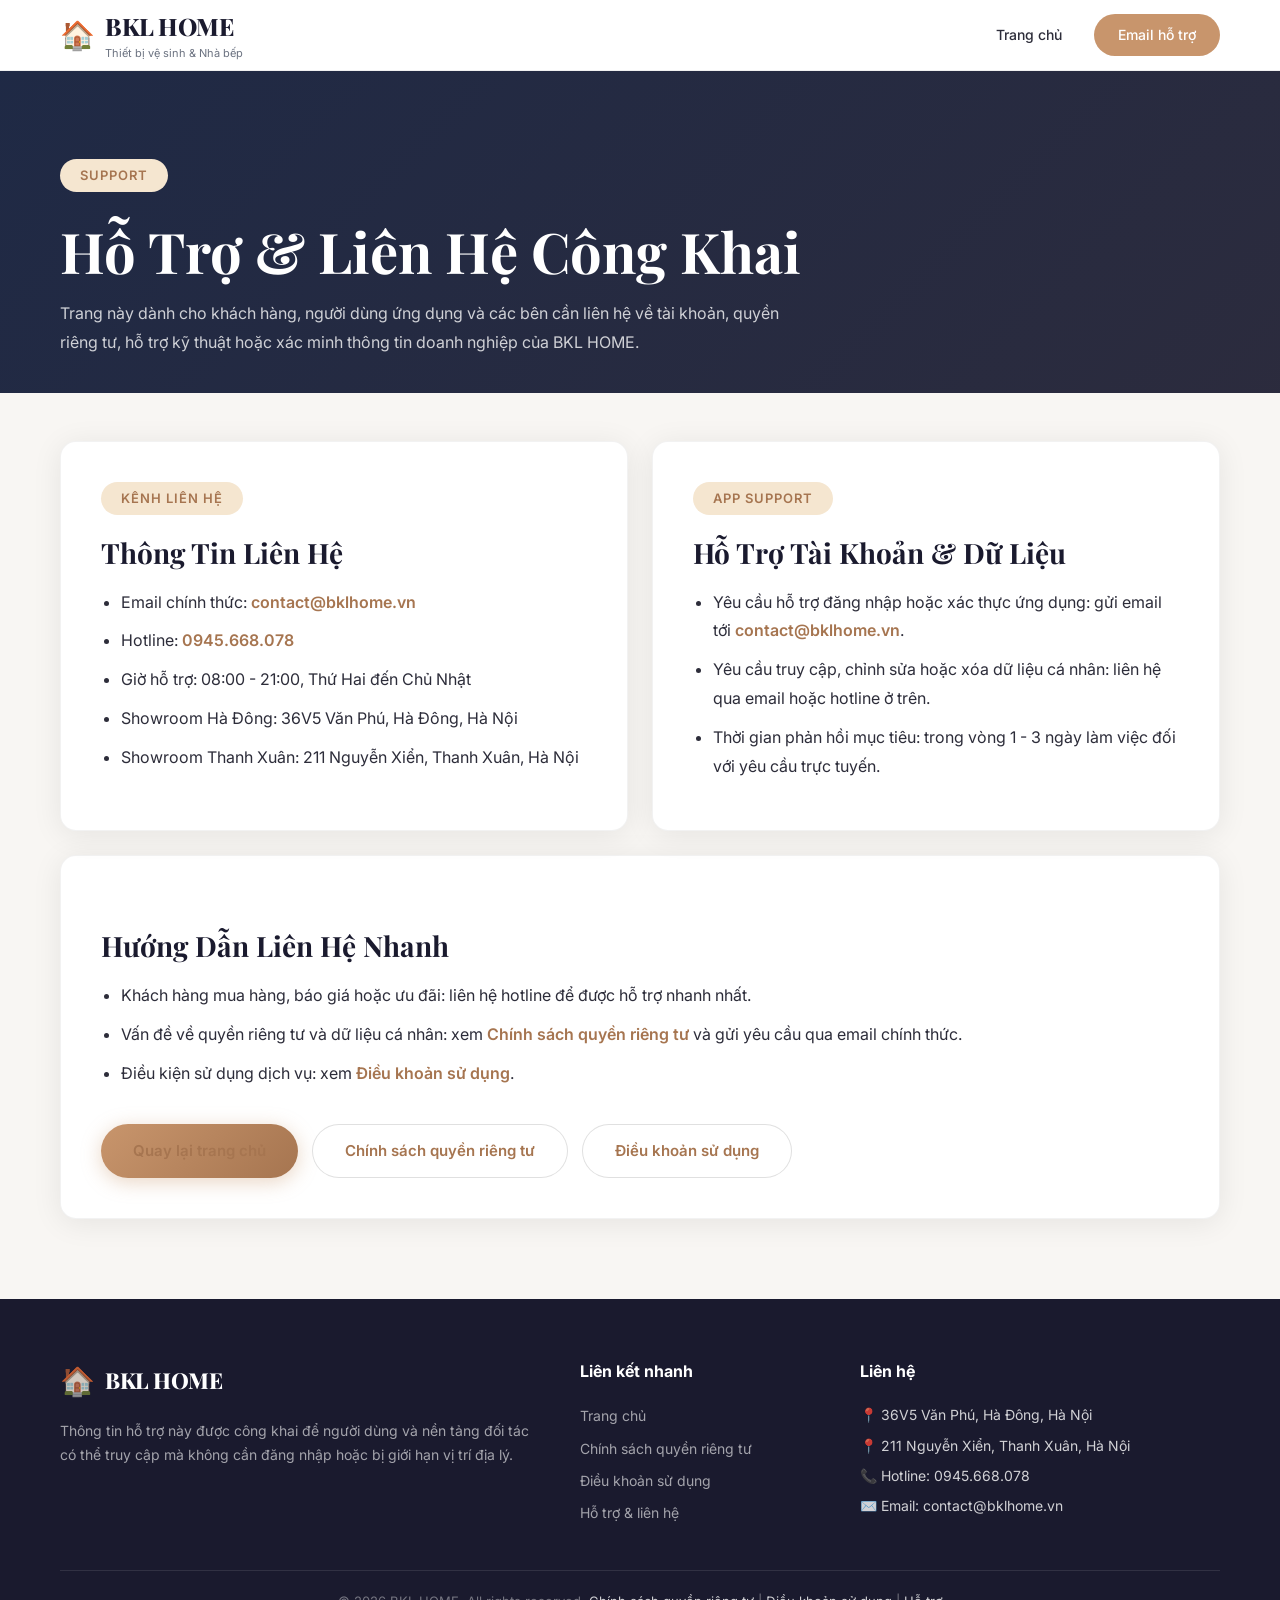
<file: support.html>
<!DOCTYPE html>
<html lang="vi">

<head>
    <meta charset="UTF-8">
    <meta name="viewport" content="width=device-width, initial-scale=1.0">
    <title>Hỗ Trợ & Liên Hệ | BKL HOME</title>
    <meta name="description"
        content="Trang hỗ trợ và thông tin liên hệ công khai của BKL HOME dành cho khách hàng, người dùng ứng dụng và các yêu cầu về tài khoản hoặc dữ liệu cá nhân.">
    <meta name="robots" content="index, follow">
    <meta name="author" content="BKL HOME">
    <meta property="og:type" content="website">
    <meta property="og:url" content="https://bklhome.com/support">
    <meta property="og:title" content="Hỗ Trợ & Liên Hệ | BKL HOME">
    <meta property="og:description"
        content="Email, hotline, showroom và hướng dẫn liên hệ công khai của BKL HOME cho khách hàng và người dùng ứng dụng.">
    <link rel="canonical" href="https://bklhome.com/support">
    <link rel="icon" type="image/svg+xml"
        href="data:image/svg+xml,<svg xmlns='http://www.w3.org/2000/svg' viewBox='0 0 100 100'><text y='.9em' font-size='90'>🏠</text></svg>">
    <link rel="preconnect" href="https://fonts.googleapis.com">
    <link rel="preconnect" href="https://fonts.gstatic.com" crossorigin>
    <link
        href="https://fonts.googleapis.com/css2?family=Inter:wght@300;400;500;600;700;800;900&family=Playfair+Display:wght@400;500;600;700;800&display=swap"
        rel="stylesheet">
    <link rel="stylesheet" href="style.css">
</head>

<body class="policy-page">
    <header class="header" id="header">
        <div class="container">
            <div class="header-content">
                <a href="/" class="logo">
                    <span class="logo-icon">🏠</span>
                    <div class="logo-text">
                        <span class="logo-name">BKL HOME</span>
                        <span class="logo-tagline">Thiết bị vệ sinh & Nhà bếp</span>
                    </div>
                </a>
                <nav class="nav policy-nav">
                    <a href="/" class="nav-link">Trang chủ</a>
                    <a href="mailto:contact@bklhome.vn" class="nav-link nav-cta">Email hỗ trợ</a>
                </nav>
            </div>
        </div>
    </header>

    <main>
        <section class="policy-hero">
            <div class="container">
                <span class="section-tag">Support</span>
                <h1 class="policy-title">Hỗ Trợ & Liên Hệ Công Khai</h1>
                <p class="policy-subtitle">Trang này dành cho khách hàng, người dùng ứng dụng và các bên cần liên hệ về tài
                    khoản, quyền riêng tư, hỗ trợ kỹ thuật hoặc xác minh thông tin doanh nghiệp của BKL HOME.</p>
            </div>
        </section>

        <section class="policy-content">
            <div class="container">
                <div class="support-grid">
                    <article class="policy-card support-card">
                        <span class="section-tag">Kênh liên hệ</span>
                        <h2>Thông Tin Liên Hệ</h2>
                        <ul class="policy-list">
                            <li>Email chính thức: <a href="mailto:contact@bklhome.vn">contact@bklhome.vn</a></li>
                            <li>Hotline: <a href="tel:0945668078">0945.668.078</a></li>
                            <li>Giờ hỗ trợ: 08:00 - 21:00, Thứ Hai đến Chủ Nhật</li>
                            <li>Showroom Hà Đông: 36V5 Văn Phú, Hà Đông, Hà Nội</li>
                            <li>Showroom Thanh Xuân: 211 Nguyễn Xiển, Thanh Xuân, Hà Nội</li>
                        </ul>
                    </article>

                    <article class="policy-card support-card">
                        <span class="section-tag">App Support</span>
                        <h2>Hỗ Trợ Tài Khoản & Dữ Liệu</h2>
                        <ul class="policy-list">
                            <li>Yêu cầu hỗ trợ đăng nhập hoặc xác thực ứng dụng: gửi email tới <a
                                    href="mailto:contact@bklhome.vn">contact@bklhome.vn</a>.</li>
                            <li>Yêu cầu truy cập, chỉnh sửa hoặc xóa dữ liệu cá nhân: liên hệ qua email hoặc hotline ở trên.
                            </li>
                            <li>Thời gian phản hồi mục tiêu: trong vòng 1 - 3 ngày làm việc đối với yêu cầu trực tuyến.</li>
                        </ul>
                    </article>
                </div>

                <article class="policy-card">
                    <h2>Hướng Dẫn Liên Hệ Nhanh</h2>
                    <ul class="policy-list">
                        <li>Khách hàng mua hàng, báo giá hoặc ưu đãi: liên hệ hotline để được hỗ trợ nhanh nhất.</li>
                        <li>Vấn đề về quyền riêng tư và dữ liệu cá nhân: xem <a href="/privacy-policy">Chính sách quyền
                                riêng tư</a> và gửi yêu cầu qua email chính thức.</li>
                        <li>Điều kiện sử dụng dịch vụ: xem <a href="/terms-of-service">Điều khoản sử dụng</a>.</li>
                    </ul>

                    <div class="policy-actions">
                        <a href="/" class="btn btn-primary">Quay lại trang chủ</a>
                        <a href="/privacy-policy" class="btn btn-secondary">Chính sách quyền riêng tư</a>
                        <a href="/terms-of-service" class="btn btn-secondary">Điều khoản sử dụng</a>
                    </div>
                </article>
            </div>
        </section>
    </main>

    <footer class="footer">
        <div class="container">
            <div class="footer-grid">
                <div class="footer-brand">
                    <div class="footer-logo">
                        <span class="logo-icon">🏠</span>
                        <span class="logo-name">BKL HOME</span>
                    </div>
                    <p class="footer-desc">Thông tin hỗ trợ này được công khai để người dùng và nền tảng đối tác có thể truy
                        cập mà không cần đăng nhập hoặc bị giới hạn vị trí địa lý.</p>
                </div>
                <div class="footer-links">
                    <h4>Liên kết nhanh</h4>
                    <a href="/">Trang chủ</a>
                    <a href="/privacy-policy">Chính sách quyền riêng tư</a>
                    <a href="/terms-of-service">Điều khoản sử dụng</a>
                    <a href="/support">Hỗ trợ & liên hệ</a>
                </div>
                <div class="footer-contact">
                    <h4>Liên hệ</h4>
                    <p>📍 36V5 Văn Phú, Hà Đông, Hà Nội</p>
                    <p>📍 211 Nguyễn Xiển, Thanh Xuân, Hà Nội</p>
                    <p>📞 Hotline: 0945.668.078</p>
                    <p>✉️ Email: contact@bklhome.vn</p>
                </div>
            </div>
            <div class="footer-bottom">
                <p>© 2026 BKL HOME. All rights reserved. <a href="/privacy-policy">Chính sách quyền riêng tư</a> | <a
                        href="/terms-of-service">Điều khoản sử dụng</a> | <a href="/support">Hỗ trợ</a></p>
            </div>
        </div>
    </footer>

    <script src="script.js"></script>
</body>

</html>
</file>
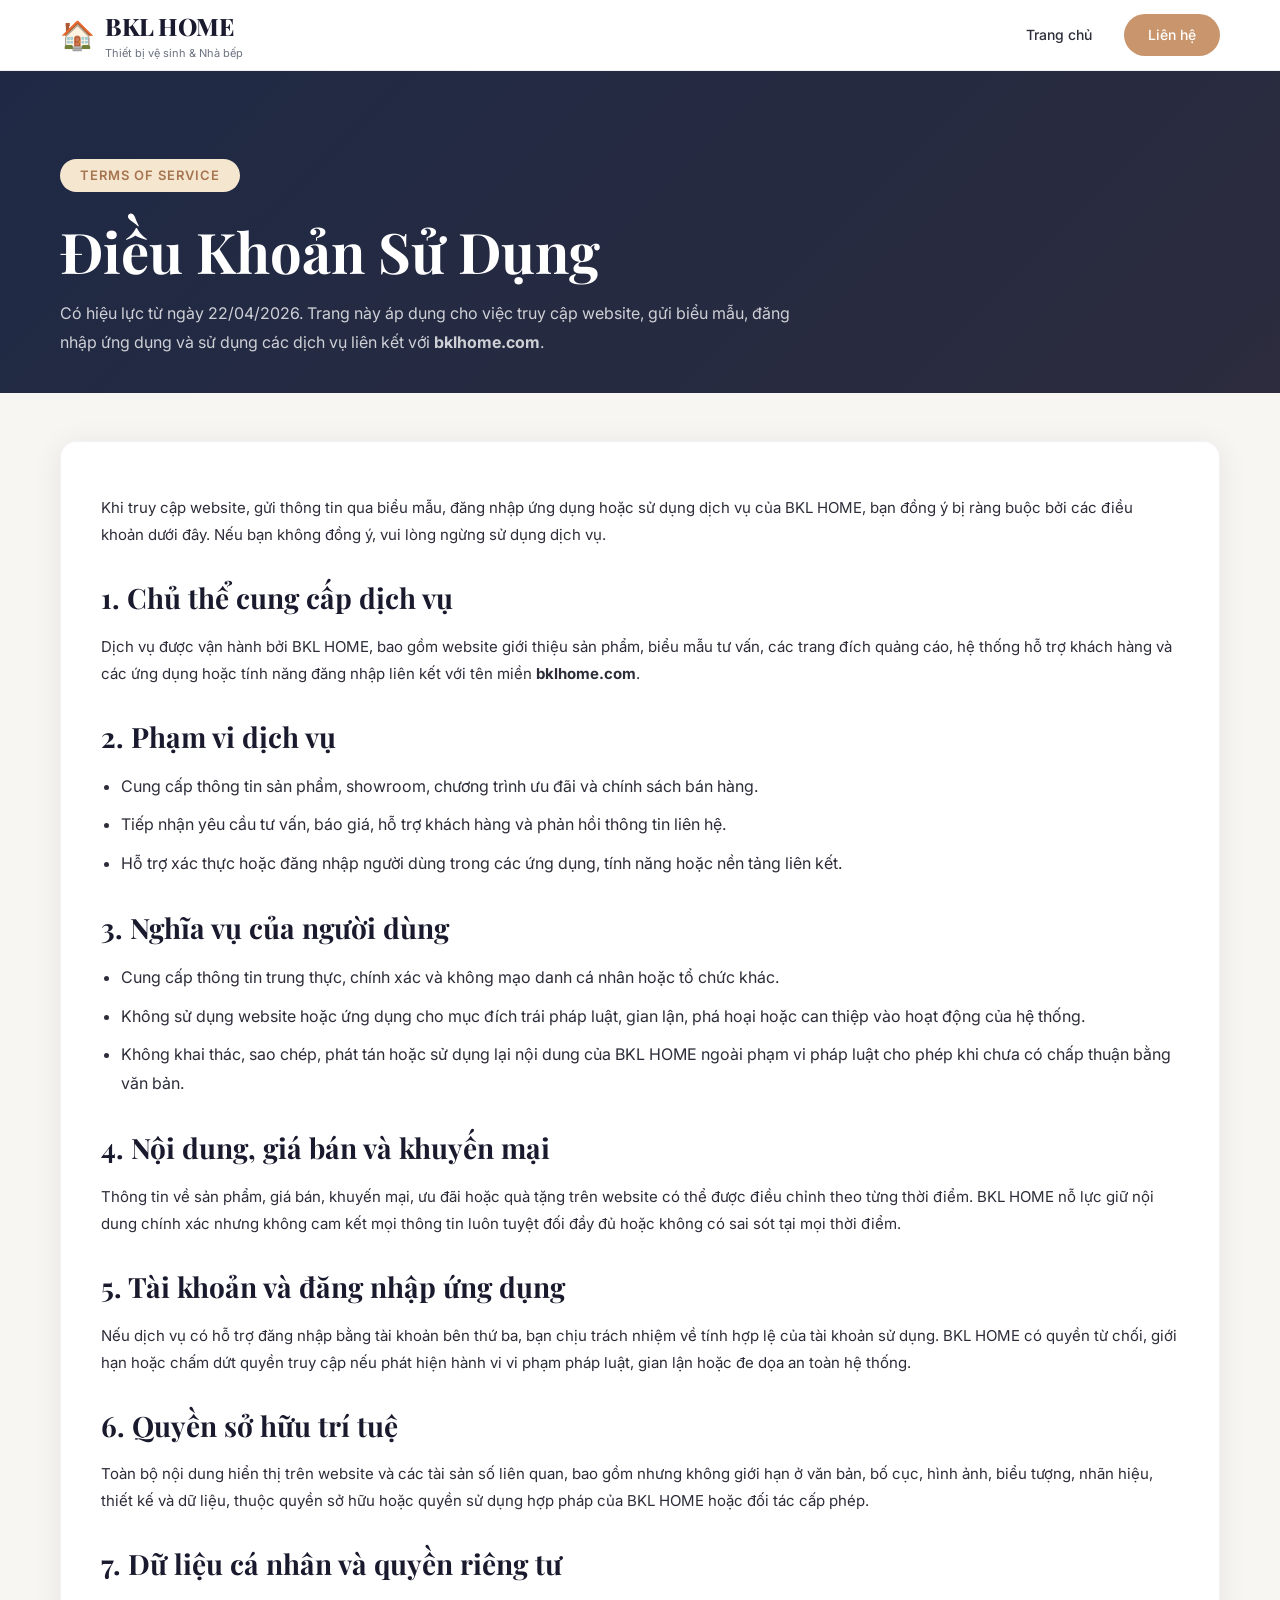
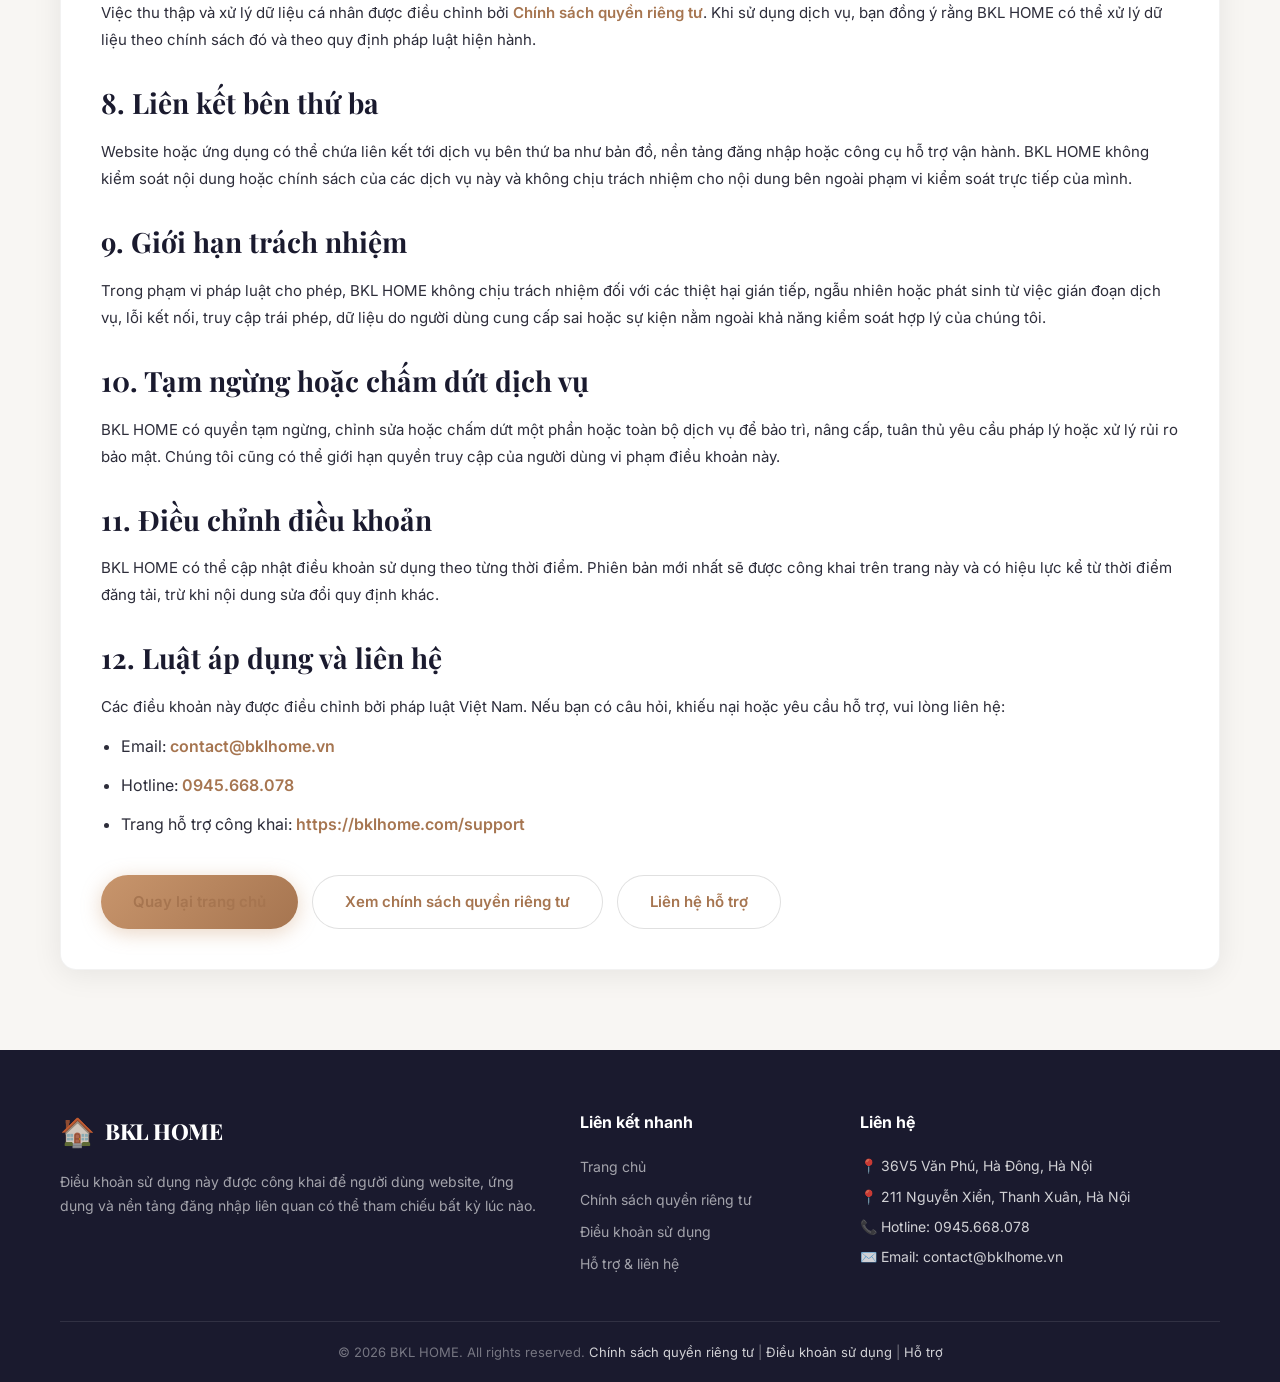
<file: terms-of-service.html>
<!DOCTYPE html>
<html lang="vi">

<head>
    <meta charset="UTF-8">
    <meta name="viewport" content="width=device-width, initial-scale=1.0">
    <title>Điều Khoản Sử Dụng | BKL HOME</title>
    <meta name="description"
        content="Điều khoản sử dụng của BKL HOME áp dụng cho website, biểu mẫu liên hệ và các tính năng đăng nhập hoặc ứng dụng liên kết với bklhome.com.">
    <meta name="robots" content="index, follow">
    <meta name="author" content="BKL HOME">
    <meta property="og:type" content="website">
    <meta property="og:url" content="https://bklhome.com/terms-of-service">
    <meta property="og:title" content="Điều Khoản Sử Dụng | BKL HOME">
    <meta property="og:description"
        content="Các điều khoản điều chỉnh việc truy cập website, gửi biểu mẫu, sử dụng ứng dụng và tương tác với dịch vụ của BKL HOME.">
    <link rel="canonical" href="https://bklhome.com/terms-of-service">
    <link rel="icon" type="image/svg+xml"
        href="data:image/svg+xml,<svg xmlns='http://www.w3.org/2000/svg' viewBox='0 0 100 100'><text y='.9em' font-size='90'>🏠</text></svg>">
    <link rel="preconnect" href="https://fonts.googleapis.com">
    <link rel="preconnect" href="https://fonts.gstatic.com" crossorigin>
    <link
        href="https://fonts.googleapis.com/css2?family=Inter:wght@300;400;500;600;700;800;900&family=Playfair+Display:wght@400;500;600;700;800&display=swap"
        rel="stylesheet">
    <link rel="stylesheet" href="style.css">
</head>

<body class="policy-page">
    <header class="header" id="header">
        <div class="container">
            <div class="header-content">
                <a href="/" class="logo">
                    <span class="logo-icon">🏠</span>
                    <div class="logo-text">
                        <span class="logo-name">BKL HOME</span>
                        <span class="logo-tagline">Thiết bị vệ sinh & Nhà bếp</span>
                    </div>
                </a>
                <nav class="nav policy-nav">
                    <a href="/" class="nav-link">Trang chủ</a>
                    <a href="/support" class="nav-link nav-cta">Liên hệ</a>
                </nav>
            </div>
        </div>
    </header>

    <main>
        <section class="policy-hero">
            <div class="container">
                <span class="section-tag">Terms of Service</span>
                <h1 class="policy-title">Điều Khoản Sử Dụng</h1>
                <p class="policy-subtitle">Có hiệu lực từ ngày 22/04/2026. Trang này áp dụng cho việc truy cập website,
                    gửi biểu mẫu, đăng nhập ứng dụng và sử dụng các dịch vụ liên kết với <strong>bklhome.com</strong>.
                </p>
            </div>
        </section>

        <section class="policy-content">
            <div class="container">
                <article class="policy-card">
                    <p>Khi truy cập website, gửi thông tin qua biểu mẫu, đăng nhập ứng dụng hoặc sử dụng dịch vụ của BKL
                        HOME, bạn đồng ý bị ràng buộc bởi các điều khoản dưới đây. Nếu bạn không đồng ý, vui lòng ngừng sử
                        dụng dịch vụ.</p>

                    <h2>1. Chủ thể cung cấp dịch vụ</h2>
                    <p>Dịch vụ được vận hành bởi BKL HOME, bao gồm website giới thiệu sản phẩm, biểu mẫu tư vấn, các trang
                        đích quảng cáo, hệ thống hỗ trợ khách hàng và các ứng dụng hoặc tính năng đăng nhập liên kết với tên
                        miền <strong>bklhome.com</strong>.</p>

                    <h2>2. Phạm vi dịch vụ</h2>
                    <ul class="policy-list">
                        <li>Cung cấp thông tin sản phẩm, showroom, chương trình ưu đãi và chính sách bán hàng.</li>
                        <li>Tiếp nhận yêu cầu tư vấn, báo giá, hỗ trợ khách hàng và phản hồi thông tin liên hệ.</li>
                        <li>Hỗ trợ xác thực hoặc đăng nhập người dùng trong các ứng dụng, tính năng hoặc nền tảng liên kết.
                        </li>
                    </ul>

                    <h2>3. Nghĩa vụ của người dùng</h2>
                    <ul class="policy-list">
                        <li>Cung cấp thông tin trung thực, chính xác và không mạo danh cá nhân hoặc tổ chức khác.</li>
                        <li>Không sử dụng website hoặc ứng dụng cho mục đích trái pháp luật, gian lận, phá hoại hoặc can
                            thiệp vào hoạt động của hệ thống.</li>
                        <li>Không khai thác, sao chép, phát tán hoặc sử dụng lại nội dung của BKL HOME ngoài phạm vi pháp
                            luật cho phép khi chưa có chấp thuận bằng văn bản.</li>
                    </ul>

                    <h2>4. Nội dung, giá bán và khuyến mại</h2>
                    <p>Thông tin về sản phẩm, giá bán, khuyến mại, ưu đãi hoặc quà tặng trên website có thể được điều chỉnh
                        theo từng thời điểm. BKL HOME nỗ lực giữ nội dung chính xác nhưng không cam kết mọi thông tin luôn
                        tuyệt đối đầy đủ hoặc không có sai sót tại mọi thời điểm.</p>

                    <h2>5. Tài khoản và đăng nhập ứng dụng</h2>
                    <p>Nếu dịch vụ có hỗ trợ đăng nhập bằng tài khoản bên thứ ba, bạn chịu trách nhiệm về tính hợp lệ của
                        tài khoản sử dụng. BKL HOME có quyền từ chối, giới hạn hoặc chấm dứt quyền truy cập nếu phát hiện
                        hành vi vi phạm pháp luật, gian lận hoặc đe dọa an toàn hệ thống.</p>

                    <h2>6. Quyền sở hữu trí tuệ</h2>
                    <p>Toàn bộ nội dung hiển thị trên website và các tài sản số liên quan, bao gồm nhưng không giới hạn ở
                        văn bản, bố cục, hình ảnh, biểu tượng, nhãn hiệu, thiết kế và dữ liệu, thuộc quyền sở hữu hoặc quyền
                        sử dụng hợp pháp của BKL HOME hoặc đối tác cấp phép.</p>

                    <h2>7. Dữ liệu cá nhân và quyền riêng tư</h2>
                    <p>Việc thu thập và xử lý dữ liệu cá nhân được điều chỉnh bởi <a
                            href="/privacy-policy">Chính sách quyền riêng tư</a>. Khi sử dụng dịch vụ, bạn đồng ý rằng BKL
                        HOME có thể xử lý dữ liệu theo chính sách đó và theo quy định pháp luật hiện hành.</p>

                    <h2>8. Liên kết bên thứ ba</h2>
                    <p>Website hoặc ứng dụng có thể chứa liên kết tới dịch vụ bên thứ ba như bản đồ, nền tảng đăng nhập hoặc
                        công cụ hỗ trợ vận hành. BKL HOME không kiểm soát nội dung hoặc chính sách của các dịch vụ này và
                        không chịu trách nhiệm cho nội dung bên ngoài phạm vi kiểm soát trực tiếp của mình.</p>

                    <h2>9. Giới hạn trách nhiệm</h2>
                    <p>Trong phạm vi pháp luật cho phép, BKL HOME không chịu trách nhiệm đối với các thiệt hại gián tiếp,
                        ngẫu nhiên hoặc phát sinh từ việc gián đoạn dịch vụ, lỗi kết nối, truy cập trái phép, dữ liệu do người
                        dùng cung cấp sai hoặc sự kiện nằm ngoài khả năng kiểm soát hợp lý của chúng tôi.</p>

                    <h2>10. Tạm ngừng hoặc chấm dứt dịch vụ</h2>
                    <p>BKL HOME có quyền tạm ngừng, chỉnh sửa hoặc chấm dứt một phần hoặc toàn bộ dịch vụ để bảo trì, nâng
                        cấp, tuân thủ yêu cầu pháp lý hoặc xử lý rủi ro bảo mật. Chúng tôi cũng có thể giới hạn quyền truy cập
                        của người dùng vi phạm điều khoản này.</p>

                    <h2>11. Điều chỉnh điều khoản</h2>
                    <p>BKL HOME có thể cập nhật điều khoản sử dụng theo từng thời điểm. Phiên bản mới nhất sẽ được công khai
                        trên trang này và có hiệu lực kể từ thời điểm đăng tải, trừ khi nội dung sửa đổi quy định khác.</p>

                    <h2>12. Luật áp dụng và liên hệ</h2>
                    <p>Các điều khoản này được điều chỉnh bởi pháp luật Việt Nam. Nếu bạn có câu hỏi, khiếu nại hoặc yêu cầu
                        hỗ trợ, vui lòng liên hệ:</p>
                    <ul class="policy-list">
                        <li>Email: <a href="mailto:contact@bklhome.vn">contact@bklhome.vn</a></li>
                        <li>Hotline: <a href="tel:0945668078">0945.668.078</a></li>
                        <li>Trang hỗ trợ công khai: <a href="https://bklhome.com/support">https://bklhome.com/support</a></li>
                    </ul>

                    <div class="policy-actions">
                        <a href="/" class="btn btn-primary">Quay lại trang chủ</a>
                        <a href="/privacy-policy" class="btn btn-secondary">Xem chính sách quyền riêng tư</a>
                        <a href="/support" class="btn btn-secondary">Liên hệ hỗ trợ</a>
                    </div>
                </article>
            </div>
        </section>
    </main>

    <footer class="footer">
        <div class="container">
            <div class="footer-grid">
                <div class="footer-brand">
                    <div class="footer-logo">
                        <span class="logo-icon">🏠</span>
                        <span class="logo-name">BKL HOME</span>
                    </div>
                    <p class="footer-desc">Điều khoản sử dụng này được công khai để người dùng website, ứng dụng và nền tảng
                        đăng nhập liên quan có thể tham chiếu bất kỳ lúc nào.</p>
                </div>
                <div class="footer-links">
                    <h4>Liên kết nhanh</h4>
                    <a href="/">Trang chủ</a>
                    <a href="/privacy-policy">Chính sách quyền riêng tư</a>
                    <a href="/terms-of-service">Điều khoản sử dụng</a>
                    <a href="/support">Hỗ trợ & liên hệ</a>
                </div>
                <div class="footer-contact">
                    <h4>Liên hệ</h4>
                    <p>📍 36V5 Văn Phú, Hà Đông, Hà Nội</p>
                    <p>📍 211 Nguyễn Xiển, Thanh Xuân, Hà Nội</p>
                    <p>📞 Hotline: 0945.668.078</p>
                    <p>✉️ Email: contact@bklhome.vn</p>
                </div>
            </div>
            <div class="footer-bottom">
                <p>© 2026 BKL HOME. All rights reserved. <a href="/privacy-policy">Chính sách quyền riêng tư</a> | <a
                        href="/terms-of-service">Điều khoản sử dụng</a> | <a href="/support">Hỗ trợ</a></p>
            </div>
        </div>
    </footer>

    <script src="script.js"></script>
</body>

</html>
</file>
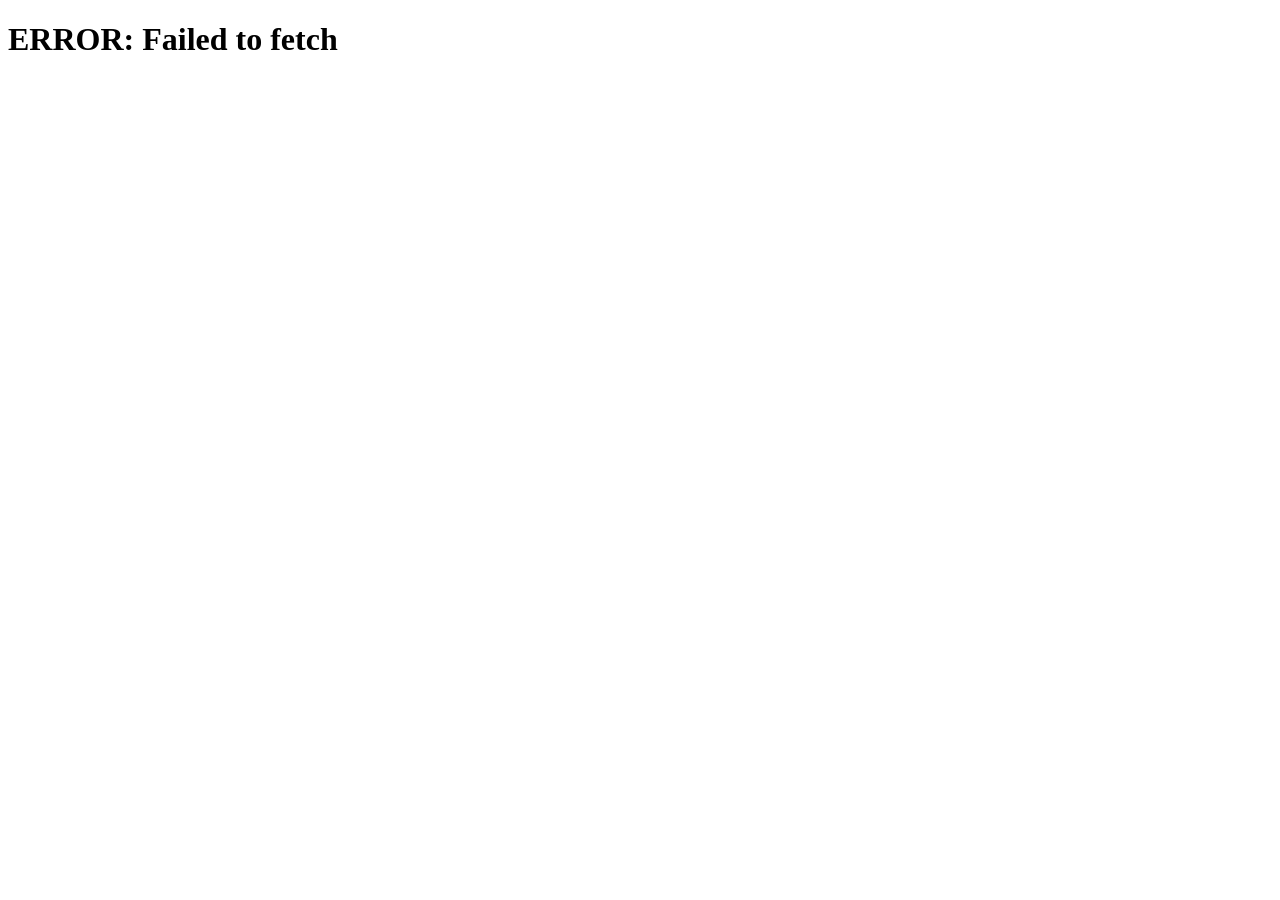
<file: test-api.html>
<!DOCTYPE html>
<html>
<head><title>Test API</title></head>
<body>
<h1 id="out">Testing...</h1>
<script>
fetch("https://api.netlify.com/api/v1/sites/fe56a2be-f829-4d54-9992-73b64c62bd51", {
    headers: { "Authorization": "Bearer nfp_8ZbV57nnq9qF46CHQfHTzMKGKDjuFvfsde88" }
})
.then(r => r.json())
.then(d => {
    document.getElementById("out").innerText = "SUCCESS: " + d.name;
    document.title = "SUCCESS";
})
.catch(e => {
    document.getElementById("out").innerText = "ERROR: " + e.message;
    document.title = "ERROR";
});
</script>
</body>
</html>
</file>
<file: style.css>
/* ===== RESET & BASE ===== */
*, *::before, *::after { margin: 0; padding: 0; box-sizing: border-box; }
html { scroll-behavior: smooth; font-size: 16px; }
body { font-family: 'Inter', sans-serif; color: #1a1a2e; background: #fafafa; line-height: 1.6; overflow-x: hidden; }
img { max-width: 100%; height: auto; display: block; }
a { text-decoration: none; color: inherit; }
.container { max-width: 1200px; margin: 0 auto; padding: 0 20px; }

/* ===== COLORS & VARIABLES ===== */
:root {
  --primary: #c8956c; --primary-dark: #a67550; --primary-light: #e8c9a8;
  --dark: #1a1a2e; --dark-2: #16213e; --accent: #e74c3c;
  --gold: #d4a76a; --gold-light: #f5e6d0;
  --text: #2d2d3a; --text-light: #6b7280; --white: #ffffff; --bg: #f8f6f3;
  --radius: 16px; --radius-sm: 10px;
  --shadow: 0 4px 30px rgba(0,0,0,0.08); --shadow-lg: 0 20px 60px rgba(0,0,0,0.12);
  --transition: all 0.3s cubic-bezier(0.4, 0, 0.2, 1);
}

/* ===== TOP BAR ===== */
.top-bar { background: linear-gradient(135deg, var(--accent) 0%, #c0392b 100%); color: white; padding: 10px 0; font-size: 13px; text-align: center; }
.top-bar-content { display: flex; align-items: center; justify-content: center; gap: 8px; flex-wrap: wrap; }
.top-bar-icon { font-size: 16px; animation: pulse 1.5s infinite; }
@keyframes pulse { 0%,100% { transform: scale(1); } 50% { transform: scale(1.2); } }

/* ===== HEADER ===== */
.header { background: rgba(255,255,255,0.95); backdrop-filter: blur(20px); position: sticky; top: 0; z-index: 1000; border-bottom: 1px solid rgba(0,0,0,0.06); transition: var(--transition); }
.header.scrolled { box-shadow: var(--shadow); }
.header-content { display: flex; align-items: center; justify-content: space-between; height: 70px; }
.logo { display: flex; align-items: center; gap: 10px; }
.logo-icon { font-size: 28px; }
.logo-name { font-family: 'Playfair Display', serif; font-size: 24px; font-weight: 800; color: var(--dark); letter-spacing: -0.5px; }
.logo-tagline { font-size: 11px; color: var(--text-light); display: block; }
.nav { display: flex; align-items: center; gap: 32px; }
.nav-link { font-size: 14px; font-weight: 500; color: var(--text); transition: var(--transition); position: relative; }
.nav-link:hover { color: var(--primary); }
.nav-link::after { content: ''; position: absolute; bottom: -4px; left: 0; width: 0; height: 2px; background: var(--primary); transition: var(--transition); }
.nav-link:hover::after { width: 100%; }
.nav-cta { background: var(--primary); color: white !important; padding: 10px 24px; border-radius: 50px; }
.nav-cta:hover { background: var(--primary-dark); transform: translateY(-1px); }
.nav-cta::after { display: none; }
.mobile-menu-btn { display: none; flex-direction: column; gap: 5px; background: none; border: none; cursor: pointer; padding: 5px; }
.mobile-menu-btn span { width: 24px; height: 2px; background: var(--dark); transition: var(--transition); }

/* ===== HERO ===== */
.hero { position: relative; min-height: 90vh; display: flex; align-items: center; background: url('images/hero-banner.png') center/cover no-repeat; }
.hero-overlay { position: absolute; inset: 0; background: linear-gradient(135deg, rgba(26,26,46,0.85) 0%, rgba(22,33,62,0.7) 50%, rgba(26,26,46,0.5) 100%); }
.hero .container { position: relative; z-index: 2; }
.hero-content { max-width: 700px; color: white; padding: 40px 0; }
.hero-badge { display: inline-flex; align-items: center; gap: 8px; background: rgba(255,255,255,0.12); backdrop-filter: blur(10px); border: 1px solid rgba(255,255,255,0.2); padding: 8px 20px; border-radius: 50px; font-size: 12px; font-weight: 600; text-transform: uppercase; letter-spacing: 1px; margin-bottom: 24px; }
.hero-title { font-family: 'Playfair Display', serif; font-size: clamp(36px, 6vw, 64px); font-weight: 800; line-height: 1.1; margin-bottom: 20px; }
.hero-highlight { color: var(--gold); }
.hero-accent { background: linear-gradient(135deg, var(--primary-light), var(--gold)); -webkit-background-clip: text; -webkit-text-fill-color: transparent; }
.hero-subtitle { font-size: 17px; color: rgba(255,255,255,0.8); line-height: 1.7; margin-bottom: 32px; max-width: 520px; }
.hero-actions { display: flex; gap: 16px; flex-wrap: wrap; margin-bottom: 48px; }
.hero-stats { display: flex; align-items: center; gap: 32px; }
.stat-item { text-align: center; }
.stat-number { display: block; font-size: 28px; font-weight: 800; color: var(--gold); }
.stat-label { font-size: 13px; color: rgba(255,255,255,0.7); }
.stat-divider { width: 1px; height: 40px; background: rgba(255,255,255,0.2); }
.hero-scroll-indicator { position: absolute; bottom: 30px; left: 50%; transform: translateX(-50%); z-index: 2; }
.scroll-arrow { width: 24px; height: 40px; border: 2px solid rgba(255,255,255,0.4); border-radius: 12px; position: relative; }
.scroll-arrow::after { content: ''; position: absolute; top: 6px; left: 50%; transform: translateX(-50%); width: 4px; height: 8px; background: white; border-radius: 2px; animation: scrollDown 1.5s infinite; }
@keyframes scrollDown { 0% { opacity: 1; top: 6px; } 100% { opacity: 0; top: 20px; } }

/* ===== BUTTONS ===== */
.btn { display: inline-flex; align-items: center; justify-content: center; gap: 8px; padding: 14px 32px; border-radius: 50px; font-size: 15px; font-weight: 600; cursor: pointer; transition: var(--transition); border: none; text-align: center; }
.btn-primary { background: linear-gradient(135deg, var(--primary), var(--primary-dark)); color: white; box-shadow: 0 4px 20px rgba(200,149,108,0.4); }
.btn-primary:hover { transform: translateY(-2px); box-shadow: 0 8px 30px rgba(200,149,108,0.5); }
.btn-outline { border: 2px solid rgba(255,255,255,0.4); color: white; background: transparent; }
.btn-outline:hover { background: rgba(255,255,255,0.1); border-color: white; }
.btn-lg { padding: 16px 36px; font-size: 16px; }
.btn-sm { padding: 10px 24px; font-size: 13px; }
.btn-block { width: 100%; }
.btn-product { background: var(--dark); color: white; border-radius: var(--radius-sm); width: 100%; padding: 12px; font-size: 14px; }
.btn-product:hover { background: var(--primary); }

/* ===== COUNTDOWN ===== */
.countdown-section { background: linear-gradient(135deg, var(--dark) 0%, var(--dark-2) 100%); padding: 40px 0; }
.countdown-wrapper { display: flex; align-items: center; justify-content: space-between; flex-wrap: wrap; gap: 24px; }
.countdown-title { font-family: 'Playfair Display', serif; font-size: 24px; color: white; margin-bottom: 4px; }
.countdown-subtitle { color: rgba(255,255,255,0.7); font-size: 14px; }
.countdown-timer { display: flex; align-items: center; gap: 8px; }
.time-block { background: rgba(255,255,255,0.1); backdrop-filter: blur(10px); border: 1px solid rgba(255,255,255,0.15); border-radius: var(--radius-sm); padding: 12px 18px; text-align: center; min-width: 70px; }
.time-number { display: block; font-size: 32px; font-weight: 800; color: var(--gold); font-variant-numeric: tabular-nums; }
.time-label { font-size: 11px; color: rgba(255,255,255,0.6); text-transform: uppercase; letter-spacing: 1px; }
.time-separator { font-size: 28px; font-weight: 700; color: var(--gold); }

/* ===== SECTION HEADERS ===== */
.section-header { text-align: center; margin-bottom: 56px; }
.section-tag { display: inline-block; background: var(--gold-light); color: var(--primary-dark); padding: 6px 20px; border-radius: 50px; font-size: 13px; font-weight: 600; text-transform: uppercase; letter-spacing: 1px; margin-bottom: 16px; }
.section-title { font-family: 'Playfair Display', serif; font-size: clamp(28px, 4vw, 42px); font-weight: 800; color: var(--dark); line-height: 1.2; }
.text-gradient { background: linear-gradient(135deg, var(--primary), var(--gold)); -webkit-background-clip: text; -webkit-text-fill-color: transparent; }
.section-subtitle { font-size: 16px; color: var(--text-light); margin-top: 12px; max-width: 600px; margin-left: auto; margin-right: auto; }

/* ===== PRODUCTS ===== */
.products { padding: 80px 0; background: var(--bg); }
.product-category-block { margin-bottom: 40px; }
.category-heading { font-family: 'Playfair Display', serif; font-size: 24px; font-weight: 700; color: var(--dark); margin-bottom: 20px; padding-left: 4px; }
.product-scroll-wrapper { overflow-x: auto; -webkit-overflow-scrolling: touch; scrollbar-width: none; -ms-overflow-style: none; padding-bottom: 8px; }
.product-scroll-wrapper::-webkit-scrollbar { display: none; }
.product-scroll-track { display: flex; gap: 20px; padding: 4px; }
.product-card { background: white; border-radius: var(--radius); overflow: hidden; box-shadow: var(--shadow); transition: var(--transition); position: relative; min-width: 260px; max-width: 280px; flex-shrink: 0; }
.product-card:hover { transform: translateY(-8px); box-shadow: var(--shadow-lg); }
.product-badge { position: absolute; top: 12px; left: 12px; background: var(--accent); color: white; padding: 6px 14px; border-radius: 50px; font-size: 13px; font-weight: 700; z-index: 5; }
.product-image { height: 200px; overflow: hidden; background: #f0ece6; }
.product-image img { width: 100%; height: 100%; object-fit: cover; transition: transform 0.5s ease; }
.product-card:hover .product-image img { transform: scale(1.08); }
.product-info { padding: 16px; }
.product-category { font-size: 11px; color: var(--primary); font-weight: 600; text-transform: uppercase; letter-spacing: 0.5px; }
.product-name { font-size: 16px; font-weight: 700; margin: 4px 0; color: var(--dark); }
.product-desc { font-size: 13px; color: var(--text-light); margin-bottom: 12px; line-height: 1.5; }
.product-pricing { display: flex; align-items: center; gap: 8px; margin-bottom: 12px; flex-wrap: wrap; }
.price-current { font-size: 18px; font-weight: 800; color: var(--accent); }
.price-original { font-size: 13px; color: #999; text-decoration: line-through; }

/* ===== FEATURES ===== */
.features { padding: 80px 0; background: white; }
.features-grid { display: grid; grid-template-columns: repeat(4, 1fr); gap: 24px; }
.feature-card { text-align: center; padding: 32px 20px; border-radius: var(--radius); background: var(--bg); border: 1px solid rgba(0,0,0,0.04); transition: var(--transition); }
.feature-card:hover { transform: translateY(-4px); box-shadow: var(--shadow); border-color: var(--primary-light); }
.feature-icon { font-size: 40px; margin-bottom: 16px; }
.feature-title { font-size: 17px; font-weight: 700; margin-bottom: 8px; color: var(--dark); }
.feature-desc { font-size: 14px; color: var(--text-light); line-height: 1.6; }

/* ===== GALLERY ===== */
.gallery { padding: 80px 0; background: var(--bg); }
.gallery-scroll-wrapper { overflow-x: auto; -webkit-overflow-scrolling: touch; scrollbar-width: none; -ms-overflow-style: none; padding-bottom: 8px; }
.gallery-scroll-wrapper::-webkit-scrollbar { display: none; }
.gallery-scroll-track { display: grid; grid-template-rows: 1fr 1fr; grid-auto-flow: column; grid-auto-columns: 280px; gap: 12px; padding: 4px; }
.gallery-item { border-radius: var(--radius); overflow: hidden; position: relative; cursor: pointer; height: 180px; }
.gallery-large { grid-row: span 2; }
.gallery-item img { width: 100%; height: 100%; object-fit: cover; transition: transform 0.6s ease; min-height: 250px; }
.gallery-item:hover img { transform: scale(1.05); }
.gallery-overlay { position: absolute; inset: 0; background: linear-gradient(to top, rgba(0,0,0,0.6) 0%, transparent 50%); display: flex; align-items: flex-end; padding: 24px; opacity: 0; transition: var(--transition); }
.gallery-item:hover .gallery-overlay { opacity: 1; }
.gallery-overlay span { color: white; font-size: 18px; font-weight: 600; }

/* ===== PROMO DETAILS ===== */
.promo-details { padding: 80px 0; background: linear-gradient(135deg, var(--dark) 0%, var(--dark-2) 100%); color: white; }
.promo-wrapper { display: flex; align-items: center; gap: 60px; }
.promo-content { flex: 1; }
.promo-badge { display: inline-block; background: rgba(255,255,255,0.1); border: 1px solid rgba(255,255,255,0.2); padding: 8px 20px; border-radius: 50px; font-size: 13px; font-weight: 600; margin-bottom: 20px; }
.promo-title { font-family: 'Playfair Display', serif; font-size: 48px; font-weight: 800; margin-bottom: 8px; }
.promo-percent { color: var(--gold); font-size: 64px; }
.promo-subtitle { color: rgba(255,255,255,0.7); font-size: 18px; margin-bottom: 28px; }
.promo-list { list-style: none; margin-bottom: 32px; }
.promo-list li { padding: 8px 0; font-size: 15px; color: rgba(255,255,255,0.85); line-height: 1.6; }
.promo-visual { flex-shrink: 0; }
.promo-circle { width: 280px; height: 280px; border-radius: 50%; background: linear-gradient(135deg, var(--primary), var(--gold)); display: flex; align-items: center; justify-content: center; animation: float 3s ease-in-out infinite; }
.promo-circle-inner { text-align: center; }
.promo-big-number { font-family: 'Playfair Display', serif; font-size: 80px; font-weight: 900; color: white; line-height: 1; }
.promo-percent-sign { font-size: 40px; }
.promo-off { display: block; font-size: 18px; font-weight: 700; color: rgba(255,255,255,0.9); letter-spacing: 4px; margin-top: 4px; }
@keyframes float { 0%,100% { transform: translateY(0); } 50% { transform: translateY(-12px); } }

/* ===== CONTACT FORM ===== */
.contact-form { padding: 80px 0; background: var(--bg); }
.form-wrapper { display: grid; grid-template-columns: 1fr 1fr; gap: 48px; align-items: start; }
.form-title { font-family: 'Playfair Display', serif; font-size: 36px; font-weight: 800; color: var(--dark); line-height: 1.2; margin: 12px 0 16px; }
.form-desc { font-size: 15px; color: var(--text-light); margin-bottom: 28px; line-height: 1.7; }
.form-benefits { display: flex; flex-direction: column; gap: 14px; }
.form-benefit-item { display: flex; align-items: center; gap: 12px; font-size: 14px; color: var(--text); padding: 12px 16px; background: white; border-radius: var(--radius-sm); box-shadow: 0 2px 8px rgba(0,0,0,0.04); }
.benefit-icon { font-size: 20px; }
.form-card { background: white; padding: 36px; border-radius: var(--radius); box-shadow: var(--shadow-lg); border: 1px solid rgba(0,0,0,0.04); }
.form-card-title { font-size: 20px; font-weight: 700; margin-bottom: 24px; color: var(--dark); text-align: center; }
.form-group { margin-bottom: 18px; }
.form-group label { display: block; font-size: 13px; font-weight: 600; color: var(--text); margin-bottom: 6px; }
.form-group input, .form-group select { width: 100%; padding: 13px 16px; border: 1.5px solid #e5e7eb; border-radius: var(--radius-sm); font-size: 14px; font-family: 'Inter', sans-serif; transition: var(--transition); background: #fafafa; }
.form-group input:focus, .form-group select:focus { outline: none; border-color: var(--primary); box-shadow: 0 0 0 3px rgba(200,149,108,0.15); background: white; }
.form-group input::placeholder { color: #aaa; }
.form-note { text-align: center; font-size: 12px; color: var(--text-light); margin-top: 12px; }
.form-note a { color: var(--primary-dark); font-weight: 600; }
.form-note a:hover { color: var(--primary); }
.form-success { text-align: center; padding: 40px 20px; }
.success-icon { font-size: 48px; margin-bottom: 16px; }
.form-success h3 { font-size: 22px; color: var(--dark); margin-bottom: 8px; }
.form-success p { color: var(--text-light); font-size: 14px; }

/* ===== POLICY PAGE ===== */
.policy-page { background: var(--bg); }
.policy-nav { display: flex; }
.policy-hero { padding: 88px 0 36px; background: linear-gradient(135deg, rgba(22,33,62,0.96) 0%, rgba(26,26,46,0.92) 100%); color: white; }
.policy-title { font-family: 'Playfair Display', serif; font-size: clamp(34px, 5vw, 56px); line-height: 1.1; margin-top: 12px; }
.policy-subtitle { max-width: 760px; margin-top: 18px; font-size: 16px; line-height: 1.8; color: rgba(255,255,255,0.78); }
.policy-content { padding: 48px 0 80px; }
.policy-card { background: white; border-radius: var(--radius); box-shadow: var(--shadow); padding: 40px; border: 1px solid rgba(0,0,0,0.05); }
.policy-card h2 { font-family: 'Playfair Display', serif; font-size: 28px; color: var(--dark); margin: 28px 0 12px; }
.policy-card p { font-size: 15px; color: var(--text); line-height: 1.8; margin: 12px 0; }
.policy-card a { color: var(--primary-dark); font-weight: 600; }
.policy-card a:hover { color: var(--primary); }
.policy-list { padding-left: 20px; margin: 12px 0 8px; }
.policy-list li { margin: 10px 0; color: var(--text); line-height: 1.8; }
.policy-actions { display: flex; gap: 14px; flex-wrap: wrap; margin-top: 36px; }
.support-grid { display: grid; grid-template-columns: repeat(2, 1fr); gap: 24px; margin-bottom: 24px; }
.support-card h2 { margin-top: 0; }
.btn-secondary { background: white; color: var(--dark); border: 1px solid rgba(0,0,0,0.12); }
.btn-secondary:hover { border-color: var(--primary); color: var(--primary-dark); transform: translateY(-1px); }

/* ===== SHOWROOM ===== */
.showroom { padding: 80px 0; background: white; }
.showroom-grid { display: grid; grid-template-columns: 1fr 1fr; gap: 24px; }
.showroom-card { background: var(--bg); border-radius: var(--radius); padding: 36px; text-align: center; border: 1px solid rgba(0,0,0,0.04); transition: var(--transition); }
.showroom-card:hover { box-shadow: var(--shadow); transform: translateY(-4px); border-color: var(--primary-light); }
.showroom-icon { font-size: 40px; margin-bottom: 12px; }
.showroom-name { font-family: 'Playfair Display', serif; font-size: 22px; font-weight: 700; color: var(--dark); margin-bottom: 20px; }
.showroom-info { text-align: left; margin-bottom: 20px; }
.showroom-info p { display: flex; align-items: flex-start; gap: 10px; padding: 8px 0; font-size: 14px; color: var(--text); }
.info-icon { flex-shrink: 0; }
.showroom-info a { color: var(--primary); font-weight: 600; }

/* ===== FOOTER ===== */
.footer { background: var(--dark); color: rgba(255,255,255,0.8); padding: 60px 0 0; }
.footer-grid { display: grid; grid-template-columns: 2fr 1fr 1.5fr; gap: 40px; padding-bottom: 40px; }
.footer-logo { display: flex; align-items: center; gap: 10px; margin-bottom: 16px; }
.footer-logo .logo-name { color: white; font-family: 'Playfair Display', serif; font-size: 22px; font-weight: 800; }
.footer-desc { font-size: 14px; line-height: 1.7; color: rgba(255,255,255,0.6); }
.footer-links h4, .footer-contact h4 { font-size: 16px; font-weight: 700; color: white; margin-bottom: 16px; }
.footer-links a { display: block; font-size: 14px; padding: 5px 0; color: rgba(255,255,255,0.6); transition: var(--transition); }
.footer-links a:hover { color: var(--gold); }
.footer-contact p { font-size: 14px; padding: 4px 0; }
.footer-bottom { border-top: 1px solid rgba(255,255,255,0.1); padding: 20px 0; text-align: center; font-size: 13px; color: rgba(255,255,255,0.4); }
.footer-bottom a { color: rgba(255,255,255,0.8); }
.footer-bottom a:hover { color: var(--gold); }

/* ===== FLOATING CTA ===== */
.floating-cta { position: fixed; bottom: 24px; right: 24px; display: flex; flex-direction: column; gap: 12px; z-index: 999; }
.float-btn { width: 56px; height: 56px; border-radius: 50%; display: flex; align-items: center; justify-content: center; font-size: 24px; box-shadow: var(--shadow-lg); transition: var(--transition); text-decoration: none; }
.float-text { display: none; }
.float-btn:hover { transform: scale(1.1); text-decoration: none; }
.float-phone { background: #25d366; color: white; }
.float-form { background: var(--primary); color: white; animation: float 2s ease-in-out infinite; }

/* ===== ANIMATIONS ===== */
.animate-fade-in { animation: fadeIn 0.8s ease-out; }
.animate-fade-in-up { animation: fadeInUp 0.8s ease-out; }
@keyframes fadeIn { from { opacity: 0; } to { opacity: 1; } }
@keyframes fadeInUp { from { opacity: 0; transform: translateY(20px); } to { opacity: 1; transform: translateY(0); } }

/* ===== RESPONSIVE ===== */
@media (max-width: 1024px) {
  .features-grid { grid-template-columns: repeat(2, 1fr); }
  .promo-wrapper { flex-direction: column; text-align: center; }
  .promo-list { text-align: left; }
}
@media (max-width: 768px) {
  body { padding-bottom: 60px; }
  section { padding: 40px 0; }
  
  .floating-cta { flex-direction: row; bottom: 0; left: 0; right: 0; padding: 0; box-shadow: 0 -4px 10px rgba(0,0,0,0.1); background: white; z-index: 10000; gap: 0; }
  .float-btn { flex: 1; width: auto; border-radius: 0; height: 60px; font-size: 20px; font-weight: bold; gap: 8px; box-shadow: none; }
  .float-btn:hover { transform: none; }
  .float-text { display: inline-block; font-size: 16px; }
  .float-form { animation: none; }

  .nav { display: none; position: fixed; top: 70px; left: 0; right: 0; background: white; flex-direction: column; padding: 20px; gap: 0; box-shadow: var(--shadow-lg); border-top: 1px solid #eee; }
  .nav.active { display: flex; }
  .nav-link { padding: 14px 0; border-bottom: 1px solid #f0f0f0; width: 100%; }
  .nav-cta { text-align: center; margin-top: 10px; }
  .policy-nav { display: flex; position: static; flex-direction: row; align-items: center; justify-content: flex-end; padding: 0; gap: 14px; background: transparent; box-shadow: none; border-top: 0; }
  .policy-nav .nav-link { width: auto; padding: 0; border-bottom: 0; }
  .policy-nav .nav-cta { margin-top: 0; }
  .mobile-menu-btn { display: flex; }
  .hero { min-height: 80vh; }
  .hero-title { font-size: 32px; }
  .hero-stats { gap: 20px; }
  .stat-number { font-size: 22px; }
  .countdown-wrapper { flex-direction: column; text-align: center; }
  .time-block { min-width: 60px; padding: 10px 14px; }
  .time-number { font-size: 26px; }
  .product-card { min-width: 200px; max-width: 220px; }
  .product-image { height: 160px; }
  .product-info { padding: 12px; }
  .category-heading { font-size: 20px; }
  .features-grid { grid-template-columns: repeat(2, 1fr); gap: 12px; }
  .feature-card { padding: 20px 12px; }
  .feature-icon { font-size: 32px; margin-bottom: 10px; }
  .feature-title { font-size: 14px; }
  .feature-desc { font-size: 12px; }
  .gallery-scroll-track { grid-auto-columns: 220px; gap: 8px; }
  .gallery-item { height: 140px; }
  .form-wrapper { grid-template-columns: 1fr; }
  .showroom-grid { grid-template-columns: 1fr; }
  .promo-title { font-size: 32px; }
  .promo-percent { font-size: 48px; }
  .promo-circle { width: 200px; height: 200px; }
  .promo-big-number { font-size: 56px; }
  .footer-grid { grid-template-columns: 1fr; }
  .form-card { padding: 24px; }
  .policy-hero { padding-top: 104px; }
  .policy-card { padding: 24px; }
  .policy-card h2 { font-size: 24px; }
  .support-grid { grid-template-columns: 1fr; }
}
@media (max-width: 480px) {
  .hero-actions { flex-direction: column; }
  .btn-lg { padding: 14px 28px; font-size: 14px; }
  .top-bar { font-size: 11px; }
}

/* ===== COMBO MODAL ===== */
.combo-modal-overlay { display: none; position: fixed; inset: 0; background: rgba(0,0,0,0.6); backdrop-filter: blur(4px); z-index: 10000; align-items: center; justify-content: center; padding: 20px; }
.combo-modal-overlay.active { display: flex; animation: fadeIn 0.3s ease; }
.combo-modal { background: white; border-radius: var(--radius); max-width: 1100px; width: 100%; max-height: 90vh; overflow-y: auto; padding: 40px; position: relative; animation: slideUp 0.4s ease; }
@keyframes slideUp { from { opacity: 0; transform: translateY(30px); } to { opacity: 1; transform: translateY(0); } }
.combo-modal-close { position: absolute; top: 16px; right: 20px; background: none; border: none; font-size: 32px; color: #999; cursor: pointer; width: 40px; height: 40px; border-radius: 50%; display: flex; align-items: center; justify-content: center; transition: var(--transition); }
.combo-modal-close:hover { background: #f0f0f0; color: var(--dark); }
.combo-modal-title { font-family: 'Playfair Display', serif; font-size: 32px; font-weight: 800; color: var(--dark); text-align: center; margin-bottom: 8px; }
.combo-modal-subtitle { text-align: center; color: var(--text-light); font-size: 16px; margin-bottom: 36px; }
.combo-list { display: grid; grid-template-columns: repeat(3, 1fr); gap: 24px; }
.combo-item { border: 2px solid #e5e7eb; border-radius: var(--radius); padding: 28px 24px; transition: var(--transition); display: flex; flex-direction: column; }
.combo-item:hover { border-color: var(--primary-light); box-shadow: var(--shadow); }
.combo-featured { border-color: var(--primary); background: linear-gradient(180deg, var(--gold-light) 0%, white 30%); position: relative; transform: scale(1.03); }
.combo-header { text-align: center; margin-bottom: 20px; padding-bottom: 20px; border-bottom: 1px solid #eee; }
.combo-badge { display: inline-block; background: var(--gold-light); color: var(--primary-dark); padding: 4px 14px; border-radius: 50px; font-size: 11px; font-weight: 700; text-transform: uppercase; letter-spacing: 0.5px; margin-bottom: 10px; }
.combo-badge-hot { background: var(--accent); color: white; }
.combo-name { font-family: 'Playfair Display', serif; font-size: 22px; font-weight: 700; color: var(--dark); margin-bottom: 12px; }
.combo-price-current { display: block; font-size: 28px; font-weight: 800; color: var(--accent); }
.combo-price-original { font-size: 16px; color: #999; text-decoration: line-through; }
.combo-details { list-style: none; margin-bottom: 24px; flex-grow: 1; }
.combo-details li { padding: 6px 0; font-size: 14px; color: var(--text); line-height: 1.5; }
.combo-btn { margin-top: auto; border-radius: var(--radius-sm); }
@media (max-width: 900px) {
  .combo-list { grid-template-columns: 1fr; }
  .combo-featured { transform: scale(1); }
  .combo-modal { padding: 24px 16px; }
  .combo-modal-title { font-size: 24px; }
}
@media (max-width: 768px) {
  .combo-modal-overlay { align-items: flex-end; padding: 0; }
  .combo-modal { border-radius: 20px 20px 0 0; max-height: 85vh; padding: 30px 20px; margin-bottom: 0; }
  .combo-list { gap: 16px; }
  .combo-item { padding: 20px 16px; }
  .combo-modal-close { top: 15px; right: 15px; background: #f4f4f4; width: 36px; height: 36px; font-size: 24px; }
}
</file>
